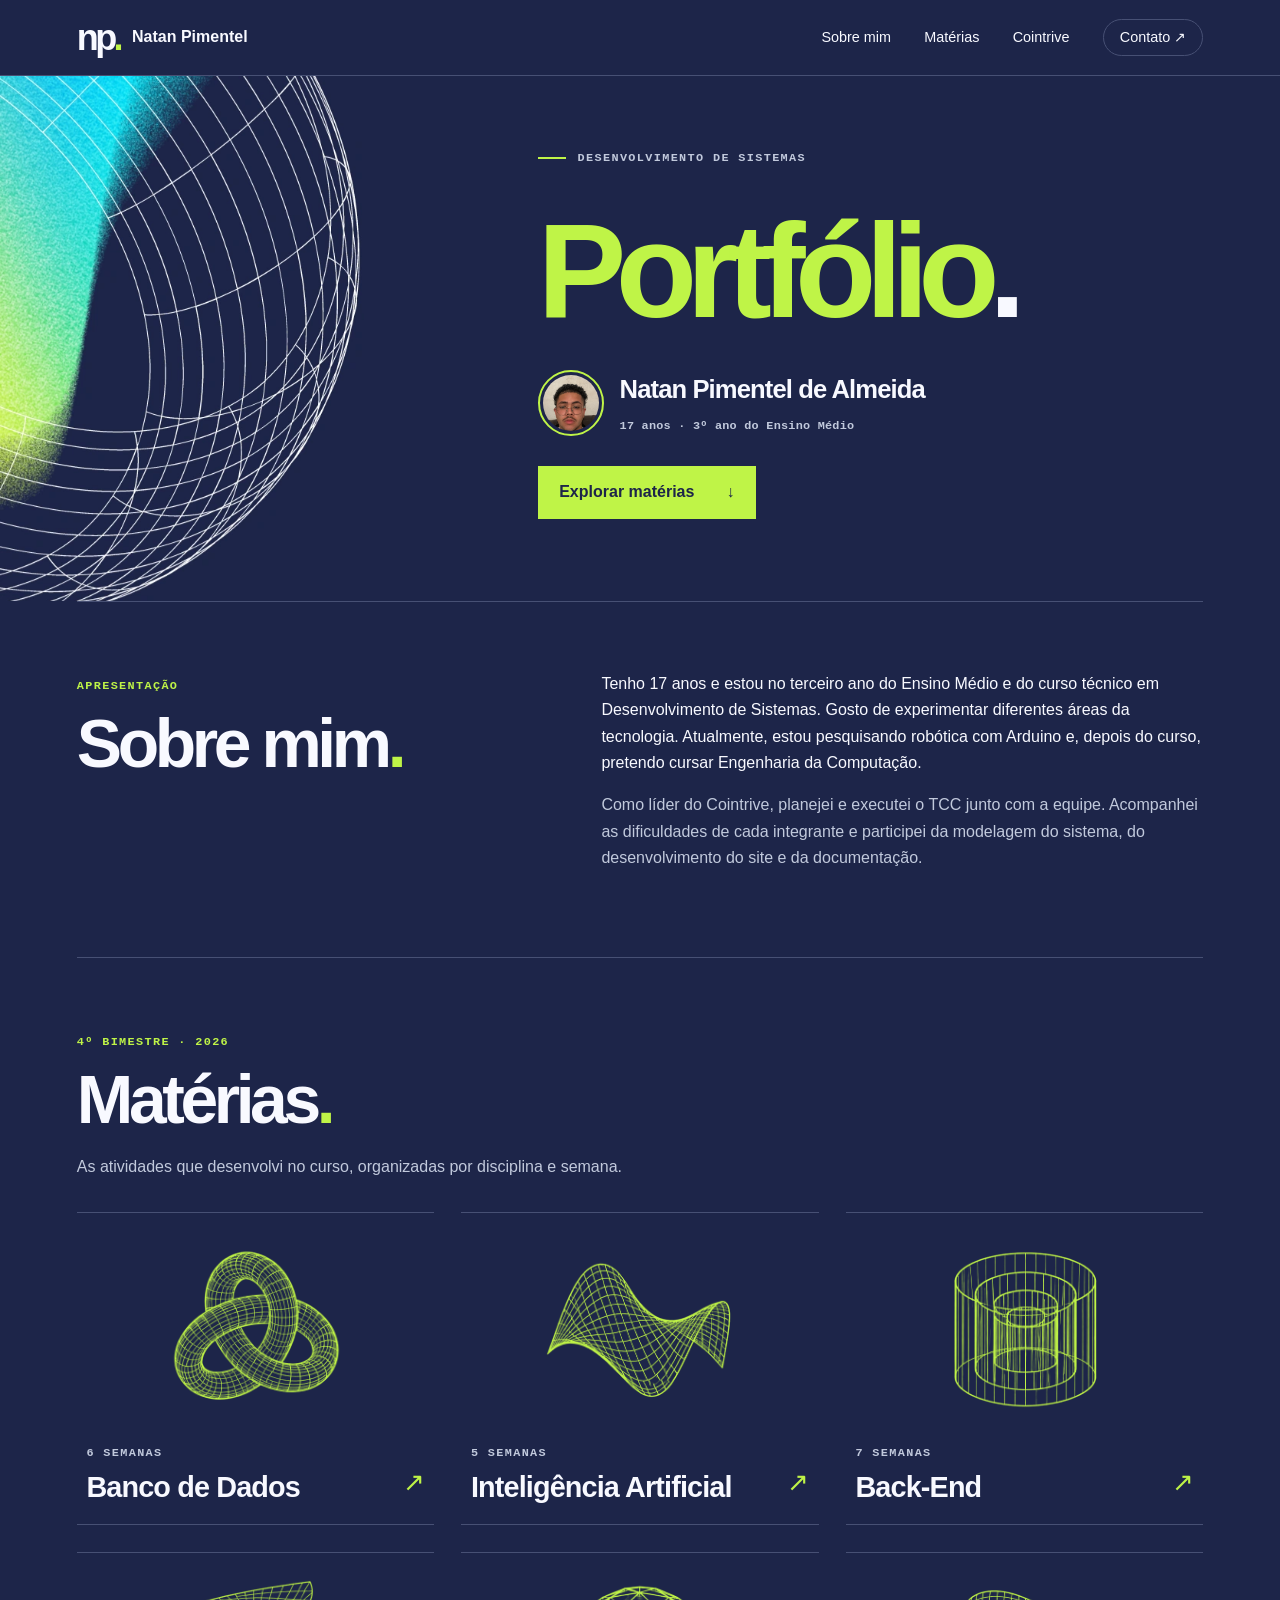
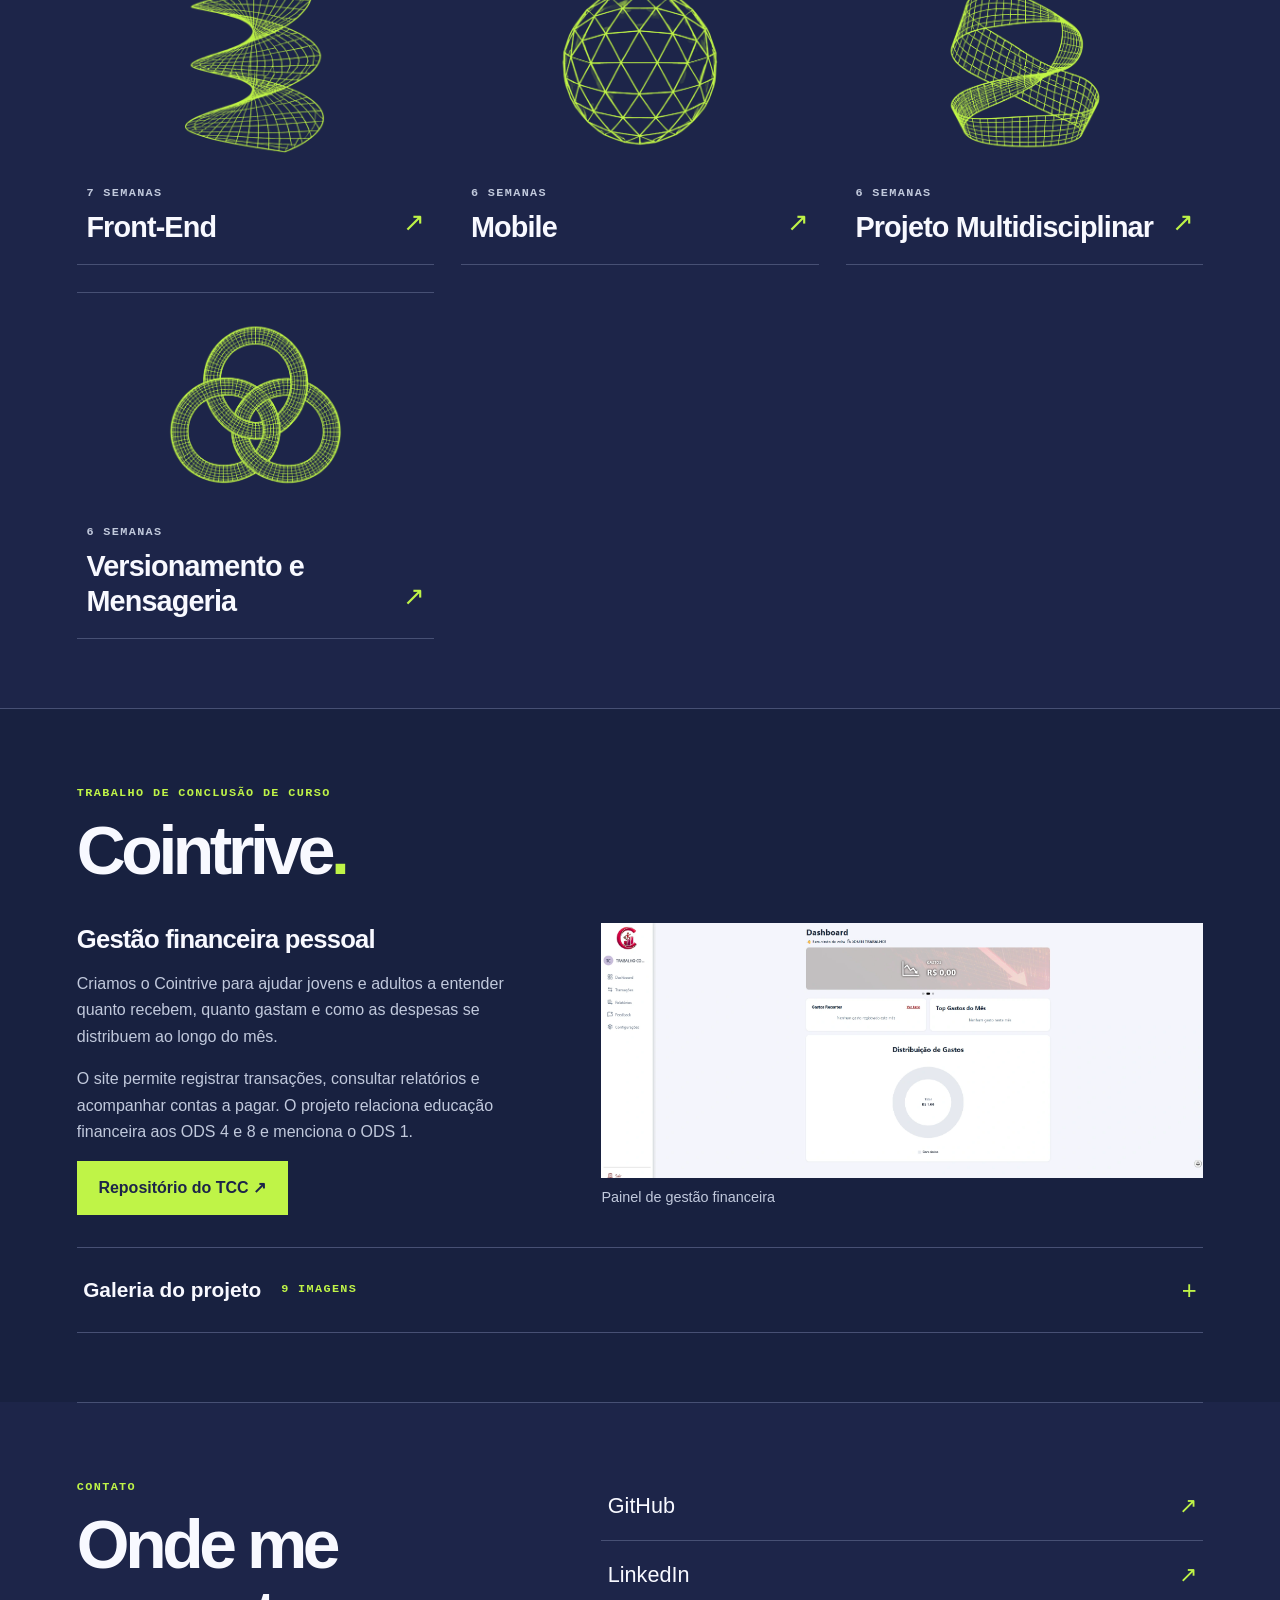
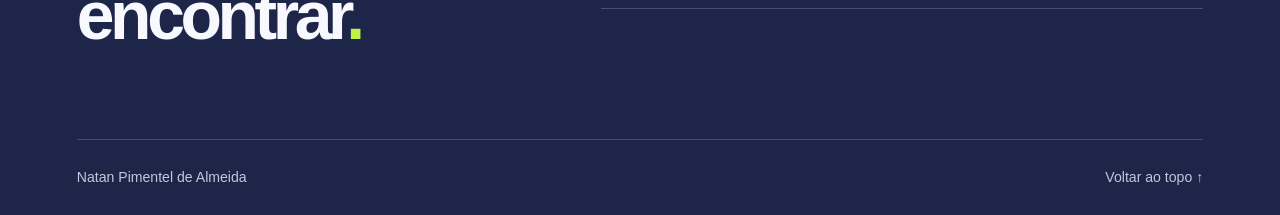
<file: index.html>
<!doctype html>
<html lang="pt-BR"><head><meta charset="utf-8"><meta name="viewport" content="width=device-width,initial-scale=1"><meta name="theme-color" content="#1e2548"><title>Portfólio acadêmico | Natan Pimentel</title><link rel="stylesheet" href="assets/site.css"></head><body>
<a class="skip" href="#principal">Pular para o conteúdo</a>
<header><nav class="wrap"><a class="brand" href="index.html"><b>np<span>.</span></b> Natan Pimentel</a><div class="navlinks"><a href="index.html#sobre">Sobre mim</a><a href="index.html#materias">Matérias</a><a href="index.html#cointrive">Cointrive</a><a class="contact" href="index.html#contato">Contato ↗</a></div></nav></header>
<main id="principal"><section class="hero" aria-labelledby="titulo"><div class="orbit"></div><div class="hero-inner"><div class="eyebrow"><i></i> Desenvolvimento de Sistemas</div><h1 id="titulo">Portfólio<span>.</span></h1>
<div class="author"><img src="assets/natan.webp" width="66" height="66" alt="Foto de Natan Pimentel de Almeida"><div><strong>Natan Pimentel de Almeida</strong><small>17 anos · 3º ano do Ensino Médio</small></div></div>
<a class="button" href="#materias">Explorar matérias <span>↓</span></a></div></section>
<section class="wrap about" id="sobre"><div><small>Apresentação</small><h2>Sobre mim<span>.</span></h2></div><div><p>Tenho 17 anos e estou no terceiro ano do Ensino Médio e do curso técnico em Desenvolvimento de Sistemas. Gosto de experimentar diferentes áreas da tecnologia. Atualmente, estou pesquisando robótica com Arduino e, depois do curso, pretendo cursar Engenharia da Computação.</p><p>Como líder do Cointrive, planejei e executei o TCC junto com a equipe. Acompanhei as dificuldades de cada integrante e participei da modelagem do sistema, do desenvolvimento do site e da documentação.</p></div></section>
<section class="wrap block" id="materias"><small>4º bimestre · 2026</small><h2>Matérias<span>.</span></h2><p class="intro">As atividades que desenvolvi no curso, organizadas por disciplina e semana.</p><div class="cards"><a class="card" href="materias/dados.html"><img width="200" height="200" loading="lazy" src="assets/dados.webp" alt=""><div><small>6 semanas</small><h3>Banco de Dados</h3></div><span class="arrow">↗</span></a><a class="card" href="materias/ia.html"><img width="200" height="200" loading="lazy" src="assets/ia.webp" alt=""><div><small>5 semanas</small><h3>Inteligência Artificial</h3></div><span class="arrow">↗</span></a><a class="card" href="materias/back.html"><img width="200" height="200" loading="lazy" src="assets/back.webp" alt=""><div><small>7 semanas</small><h3>Back-End</h3></div><span class="arrow">↗</span></a><a class="card" href="materias/front.html"><img width="200" height="200" loading="lazy" src="assets/front.webp" alt=""><div><small>7 semanas</small><h3>Front-End</h3></div><span class="arrow">↗</span></a><a class="card" href="materias/mobile.html"><img width="200" height="200" loading="lazy" src="assets/mobile.webp" alt=""><div><small>6 semanas</small><h3>Mobile</h3></div><span class="arrow">↗</span></a><a class="card" href="materias/projeto.html"><img width="200" height="200" loading="lazy" src="assets/projeto.webp" alt=""><div><small>6 semanas</small><h3>Projeto Multidisciplinar</h3></div><span class="arrow">↗</span></a><a class="card" href="materias/versoes.html"><img width="200" height="200" loading="lazy" src="assets/versoes.webp" alt=""><div><small>6 semanas</small><h3>Versionamento e Mensageria</h3></div><span class="arrow">↗</span></a></div></section>
<section class="project" id="cointrive"><div class="wrap"><small>Trabalho de Conclusão de Curso</small><h2>Cointrive<span>.</span></h2><div class="projectgrid"><div><h3>Gestão financeira pessoal</h3><p>Criamos o Cointrive para ajudar jovens e adultos a entender quanto recebem, quanto gastam e como as despesas se distribuem ao longo do mês.</p><p>O site permite registrar transações, consultar relatórios e acompanhar contas a pagar. O projeto relaciona educação financeira aos ODS 4 e 8 e menciona o ODS 1.</p><a class="button" href="https://github.com/natanptcc-png/Trabalho-de-conclus-o-de-curso-COINTRIVE">Repositório do TCC ↗</a></div><figure><a href="assets/cointrive/2.webp"><img src="assets/cointrive/2.webp" loading="lazy" alt="Painel do Cointrive com gastos recentes e distribuição por categoria"></a><figcaption>Painel de gestão financeira</figcaption></figure></div>
<details><summary><b>Galeria do projeto</b><small>9 imagens</small><span aria-hidden="true">+</span></summary><div class="gallery"><figure><a href="assets/cointrive/1.webp" aria-label="Ampliar: Cadastro de conta"><img loading="lazy" src="assets/cointrive/1.webp" alt="Cadastro de conta no Cointrive"></a><figcaption>Cadastro de conta</figcaption></figure><figure><a href="assets/cointrive/2.webp" aria-label="Ampliar: Painel financeiro"><img loading="lazy" src="assets/cointrive/2.webp" alt="Painel financeiro no Cointrive"></a><figcaption>Painel financeiro</figcaption></figure><figure><a href="assets/cointrive/3.webp" aria-label="Ampliar: Lista de transações"><img loading="lazy" src="assets/cointrive/3.webp" alt="Lista de transações no Cointrive"></a><figcaption>Lista de transações</figcaption></figure><figure><a href="assets/cointrive/4.webp" aria-label="Ampliar: Nova transação"><img loading="lazy" src="assets/cointrive/4.webp" alt="Nova transação no Cointrive"></a><figcaption>Nova transação</figcaption></figure><figure><a href="assets/cointrive/5.webp" aria-label="Ampliar: Relatórios financeiros"><img loading="lazy" src="assets/cointrive/5.webp" alt="Relatórios financeiros no Cointrive"></a><figcaption>Relatórios financeiros</figcaption></figure><figure><a href="assets/cointrive/6.webp" aria-label="Ampliar: Feedback dos usuários"><img loading="lazy" src="assets/cointrive/6.webp" alt="Feedback dos usuários no Cointrive"></a><figcaption>Feedback dos usuários</figcaption></figure><figure><a href="assets/cointrive/7.webp" aria-label="Ampliar: Configurações do perfil"><img loading="lazy" src="assets/cointrive/7.webp" alt="Configurações do perfil no Cointrive"></a><figcaption>Configurações do perfil</figcaption></figure><figure><a href="assets/cointrive/8.webp" aria-label="Ampliar: Modo escuro"><img loading="lazy" src="assets/cointrive/8.webp" alt="Modo escuro no Cointrive"></a><figcaption>Modo escuro</figcaption></figure><figure><a href="assets/cointrive/0.webp" aria-label="Ampliar: Apresentação e objetivos"><img loading="lazy" src="assets/cointrive/0.webp" alt="Apresentação e objetivos no Cointrive"></a><figcaption>Apresentação e objetivos</figcaption></figure></div></details></div></section>
<section class="wrap about" id="contato"><div><small>Contato</small><h2>Onde me encontrar<span>.</span></h2></div><div class="social"><a href="https://github.com/pimenteldealmeidan-byte">GitHub <span>↗</span></a><a href="https://www.linkedin.com/in/natan-pimentel-de-almeida-9ab264372/">LinkedIn <span>↗</span></a></div></section></main><footer class="wrap"><span>Natan Pimentel de Almeida</span><a href="#principal">Voltar ao topo ↑</a></footer></body></html>
</file>
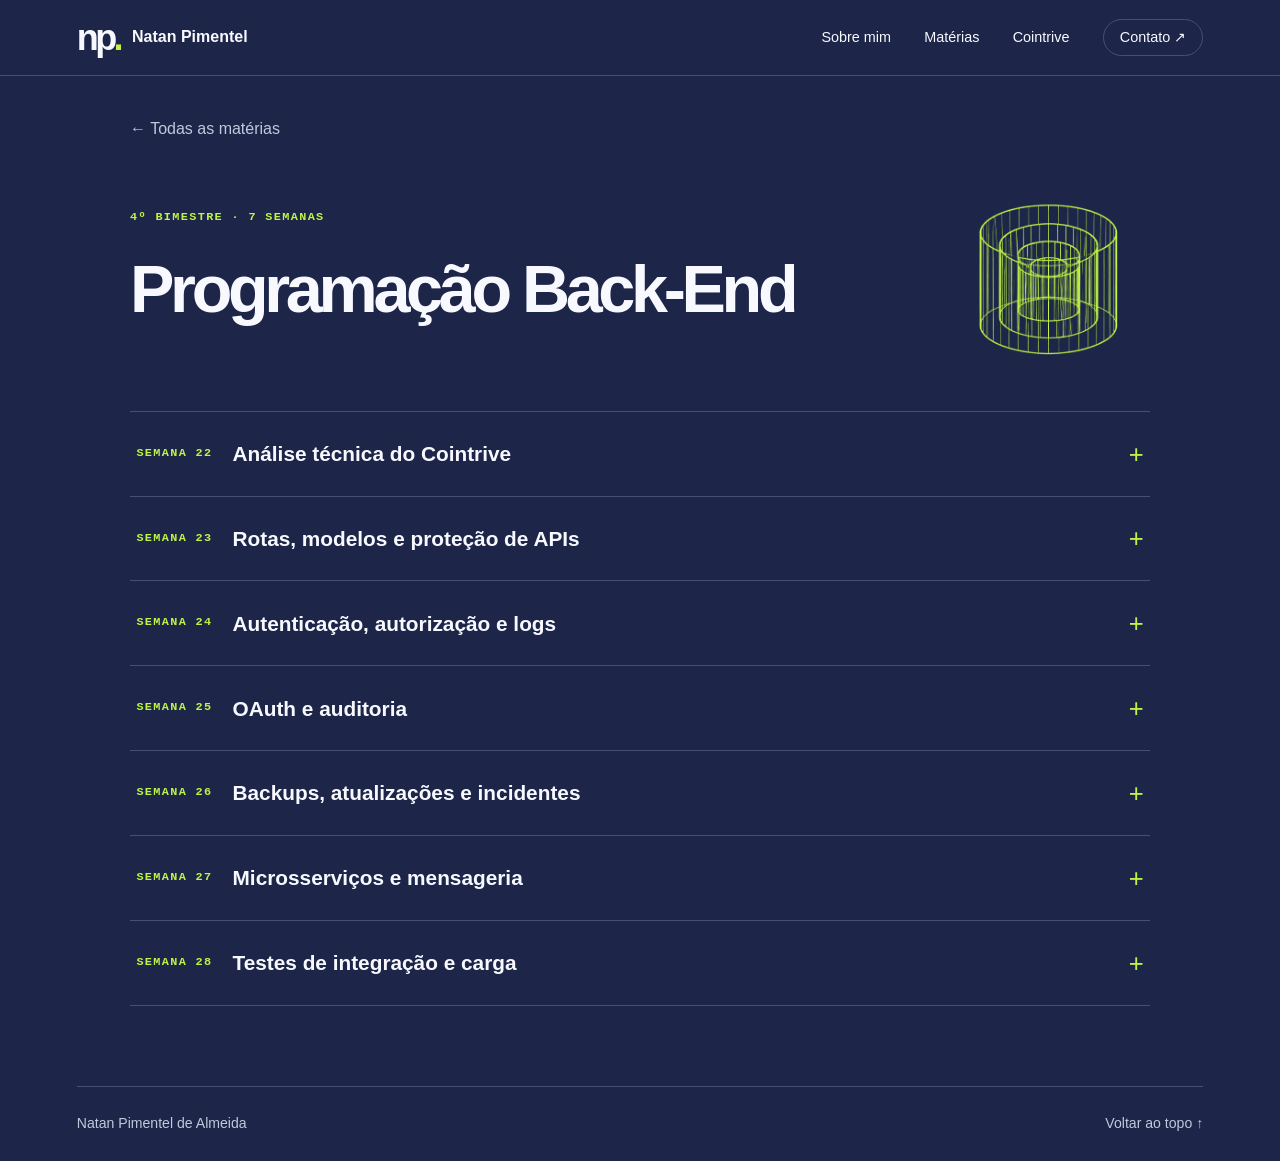
<file: materias/back.html>
<!doctype html>
<html lang="pt-BR"><head><meta charset="utf-8"><meta name="viewport" content="width=device-width,initial-scale=1"><meta name="theme-color" content="#1e2548"><title>Programação Back-End | Natan Pimentel</title><link rel="stylesheet" href="../assets/site.css"></head><body>
<a class="skip" href="#principal">Pular para o conteúdo</a>
<header><nav class="wrap"><a class="brand" href="../index.html"><b>np<span>.</span></b> Natan Pimentel</a><div class="navlinks"><a href="../index.html#sobre">Sobre mim</a><a href="../index.html#materias">Matérias</a><a href="../index.html#cointrive">Cointrive</a><a class="contact" href="../index.html#contato">Contato ↗</a></div></nav></header>
<main id="principal"><div class="wrap chapter"><a class="back" href="../index.html#materias">← Todas as matérias</a><div class="chapterhead"><div><small>4º bimestre · 7 semanas</small><h1>Programação Back-End</h1></div><img src="../assets/back.webp" width="220" height="220" alt=""></div><details><summary><small>Semana 22</small><b>Análise técnica do Cointrive</b><span aria-hidden="true">+</span></summary><div class="content"><ul class="files"><li><a href="../materiais/back/semana-22/analisetecnica-roteirosem22-1-1-1.pdf"><span>Roteiro de análise do TCC</span><small>PDF ↗</small></a></li></ul></div></details>
<details><summary><small>Semana 23</small><b>Rotas, modelos e proteção de APIs</b><span aria-hidden="true">+</span></summary><div class="content"><p><strong>Para que servem as rotas?</strong><br>A) Direcionar requisições a funcionalidades.</p><p><strong>Um middleware pode ser usado para quê?</strong><br>A) Autenticar requisições.</p><p><strong>No Django, os modelos representam o quê?</strong><br>A) A estrutura dos dados.</p><p><strong>Diferencie rota, middleware e tratamento de erros no Express.js.</strong><br>A rota direciona as requisições para uma funcionalidade. O middleware realiza verificações, como autenticação. Já o tratamento de erros organiza as mensagens de erro e evita expor informações sensíveis.</p><p><strong>Explique a relação entre modelos e templates no Django.</strong><br>Os modelos organizam e representam os dados do sistema, enquanto os templates são responsáveis pela apresentação dessas informações nas páginas.</p><p><strong>Cite duas ameaças à segurança web mencionadas no texto e uma proteção pertinente.</strong><br>Duas ameaças são SQL Injection e XSS. Uma proteção é validar e verificar as entradas dos usuários para evitar ataques.</p><p><strong>Uma API financeira permite consultar transações sem autenticação e mostra erros internos completos. Identifique os problemas e proponha soluções.</strong><br>Os problemas são a falta de autenticação, que permite que pessoas não autorizadas consultem as transações, e a exposição de erros internos, que pode revelar informações importantes do sistema. Para resolver, é necessário implementar autenticação nas requisições e padronizar as mensagens de erro, evitando mostrar informações internas aos usuários.</p></div></details>
<details><summary><small>Semana 24</small><b>Autenticação, autorização e logs</b><span aria-hidden="true">+</span></summary><div class="content"><p><strong>O HTTPS protege principalmente o quê?</strong><br>A) O tráfego entre cliente e servidor.</p><p><strong>O que significa hardening?</strong><br>A) Reduzir vulnerabilidades e serviços desnecessários.</p><p><strong>O que a autorização determina?</strong><br>A) O que um usuário pode acessar.</p><p><strong>Diferencie autenticação e autorização com um exemplo.</strong><br>Autenticação verifica a identidade do usuário, enquanto autorização define o que ele pode acessar. Por exemplo, fazer login é autenticação, e ter permissão para acessar determinada área é autorização.</p><p><strong>Por que firewall e HTTPS devem ser usados em conjunto?</strong><br>Porque o firewall controla as conexões permitidas e o HTTPS protege a comunicação entre o cliente e o servidor. Juntos, aumentam a segurança do sistema.</p><p><strong>Explique a utilidade de logs e alertas na resposta a incidentes.</strong><br>Os logs registram as atividades do sistema e os alertas avisam sobre possíveis ameaças, ajudando a identificar problemas e investigar incidentes.</p><p><strong>Uma API registra tentativas repetidas de acesso e aceita conexões HTTP. Descreva quatro medidas prioritárias.</strong><br>Ativar HTTPS para proteger a comunicação. Configurar um firewall para controlar as conexões. Implementar autenticação e autorização para impedir acessos não permitidos. Monitorar os logs e configurar alertas para identificar tentativas suspeitas de acesso.</p></div></details>
<details><summary><small>Semana 25</small><b>OAuth e auditoria</b><span aria-hidden="true">+</span></summary><div class="content"><p><strong>Qual é a finalidade central do OAuth?</strong><br>A) Delegar autorização sem compartilhar senha.</p><p><strong>Qual fluxo é voltado à comunicação entre servidores?</strong><br>A) Client Credentials.</p><p><strong>Qual ferramenta é citada para análise centralizada de logs?</strong><br>A) ELK Stack.</p><p><strong>Explique a função dos escopos no OAuth.</strong><br>Os escopos definem quais permissões uma aplicação terá, limitando o acesso apenas aos recursos necessários.</p><p><strong>Por que é necessário definir expiração e renovação de tokens?</strong><br>Para aumentar a segurança, evitando que tokens antigos sejam utilizados por muito tempo e permitindo renovar o acesso quando necessário.</p><p><strong>Quais eventos devem ser registrados nos logs de uma API e por quê?</strong><br>Devem ser registrados acessos, erros e operações importantes, pois essas informações ajudam a identificar problemas e investigar atividades suspeitas.</p><p><strong>Uma API financeira registra repetidas tentativas de acesso negado. Proponha um plano breve de auditoria e indique como o OAuth poderia limitar permissões.</strong><br>Primeiro, é necessário analisar os logs para identificar as tentativas de acesso negado e verificar possíveis atividades suspeitas. Também é importante configurar alertas e manter os registros organizados. O OAuth pode limitar as permissões por meio dos escopos, permitindo que cada aplicação acesse somente os recursos necessários.</p></div></details>
<details><summary><small>Semana 26</small><b>Backups, atualizações e incidentes</b><span aria-hidden="true">+</span></summary><div class="content"><p><strong>O backup diferencial copia o quê?</strong><br>A) Alterações desde o último backup completo.</p><p><strong>Antes de aplicar patches em produção, recomenda-se o quê?</strong><br>A) Testar em homologação.</p><p><strong>Qual ação integra um plano de resposta?</strong><br>A) Contenção do incidente.</p><p><strong>Compare backup completo, incremental e diferencial.</strong><br>O backup completo copia todos os dados. O incremental copia apenas as mudanças desde o último backup. Já o diferencial copia as alterações desde o último backup completo.</p><p><strong>Por que testar a restauração é tão importante quanto realizar backups?</strong><br>Porque garante que os dados podem ser recuperados corretamente caso aconteça algum problema ou perda de informações.</p><p><strong>Descreva as primeiras etapas de resposta a um ataque DDoS.</strong><br>Primeiro, é necessário identificar o ataque, depois conter o problema para reduzir os danos, comunicar os responsáveis e iniciar a recuperação dos serviços.</p><p><strong>Uma atualização do servidor Apache pode afetar APIs e o banco sofreu uma falha. Organize um plano de atualização segura, backup e recuperação.</strong><br>Primeiro, realizar um backup completo do banco de dados e testar sua restauração. Depois, testar a atualização do Apache em ambiente de homologação para verificar se as APIs continuam funcionando. Após confirmar que está tudo certo, aplicar a atualização no servidor de produção. Caso aconteça algum problema, utilizar o backup para recuperar os dados e restaurar os serviços.</p></div></details>
<details><summary><small>Semana 27</small><b>Microsserviços e mensageria</b><span aria-hidden="true">+</span></summary><div class="content"><p><strong>Qual framework estudado usa Python?</strong><br>A) Flask.</p><p><strong>Qual alternativa representa mensageria assíncrona?</strong><br>A) RabbitMQ.</p><p><strong>Kubernetes é utilizado para quê?</strong><br>A) Orquestrar contêineres.</p><p><strong>Explique o papel das rotas e dos testes no Flask.</strong><br>As rotas definem os endpoints e os métodos HTTP da aplicação. Funções intermediárias podem verificar acessos, registrar logs e ajustar respostas. Os testes de unidade verificam partes isoladas do sistema e ajudam a identificar regressões.</p><p><strong>Compare uma aplicação monolítica com microsserviços.</strong><br>Na aplicação monolítica, todas as funcionalidades ficam reunidas em um único sistema. Já nos microsserviços, as funcionalidades são distribuídas entre serviços independentes com responsabilidades próprias, o que facilita a evolução e a escalabilidade individual, embora aumente a complexidade da comunicação.</p><p><strong>Quando a comunicação assíncrona pode ser vantajosa?</strong><br>Quando o sistema precisa trocar mensagens em segundo plano por meio de filas e mensageria, evitando travar o fluxo principal e melhorando o desempenho em cenários de alta demanda.</p><p><strong>Um e-commerce com microsserviços enfrenta lentidão no processamento de pedidos. Sugira uma estratégia de comunicação e orquestração e justifique.</strong><br>Adotar a mensageria assíncrona com RabbitMQ ou Kafka para processar os pedidos em filas sem travar a aplicação principal. Utilizar Kubernetes ou Docker Swarm para orquestrar os contêineres e escalar os serviços conforme a demanda, complementando com um service mesh para melhorar a comunicação e a observabilidade.</p></div></details>
<details><summary><small>Semana 28</small><b>Testes de integração e carga</b><span aria-hidden="true">+</span></summary><div class="content"><p><strong>Testes de integração avaliam o quê?</strong><br>A) A interação entre componentes e serviços.</p><p><strong>Qual ferramenta é voltada a testes de carga?</strong><br>A) k6.</p><p><strong>Qual indicador ajuda a avaliar desempenho?</strong><br>A) Tempo de resposta e taxa de erro.</p><p><strong>Diferencie testes unitários, de integração e de carga.</strong><br>Os testes unitários verificam componentes isolados do sistema. Os testes de integração avaliam a comunicação entre diferentes partes do sistema e serviços externos. Já os testes de carga analisam o comportamento da aplicação sob alta demanda, simulando muitos usuários ou requisições simultâneas.</p><p><strong>Descreva um teste de sucesso e outro de erro para uma API de pagamentos.</strong><br>Um teste de sucesso valida se, ao enviar dados válidos, a API processa a transação e retorna o status HTTP correto com os dados consistentes. Um teste de erro pode simular falhas como ausência de parâmetros obrigatórios, erro de autenticação ou cartão inválido para verificar se a API trata a exceção adequadamente.</p><p><strong>Por que status HTTP 200, isoladamente, não comprova que a integração está correta?</strong><br>Porque um código 200 indica sucesso no protocolo HTTP, mas a resposta pode trazer um corpo incorreto, dados inconsistentes, mensagens de erro internas ou um tempo de resposta inadequado.</p><p><strong>Uma API de faturas precisa atender 500 usuários simultâneos. Planeje um teste de 15 minutos, definindo métricas, critérios de aceitação e relatório.</strong><br>Planejar um teste de carga de 15 minutos utilizando JMeter, k6 ou Artillery para simular gradualmente até 500 usuários simultâneos acessando a API de faturas. Monitorar latência, taxa de erros, consumo de CPU e memória e estabilidade. O tempo de resposta médio deve ficar abaixo de um limite aceitável e a taxa de erros abaixo do limite definido, por exemplo 1%. O relatório sintetizará o comportamento sob carga, os gargalos e a estabilidade das respostas.</p></div></details>
</div></main><footer class="wrap"><span>Natan Pimentel de Almeida</span><a href="#principal">Voltar ao topo ↑</a></footer></body></html>
</file>
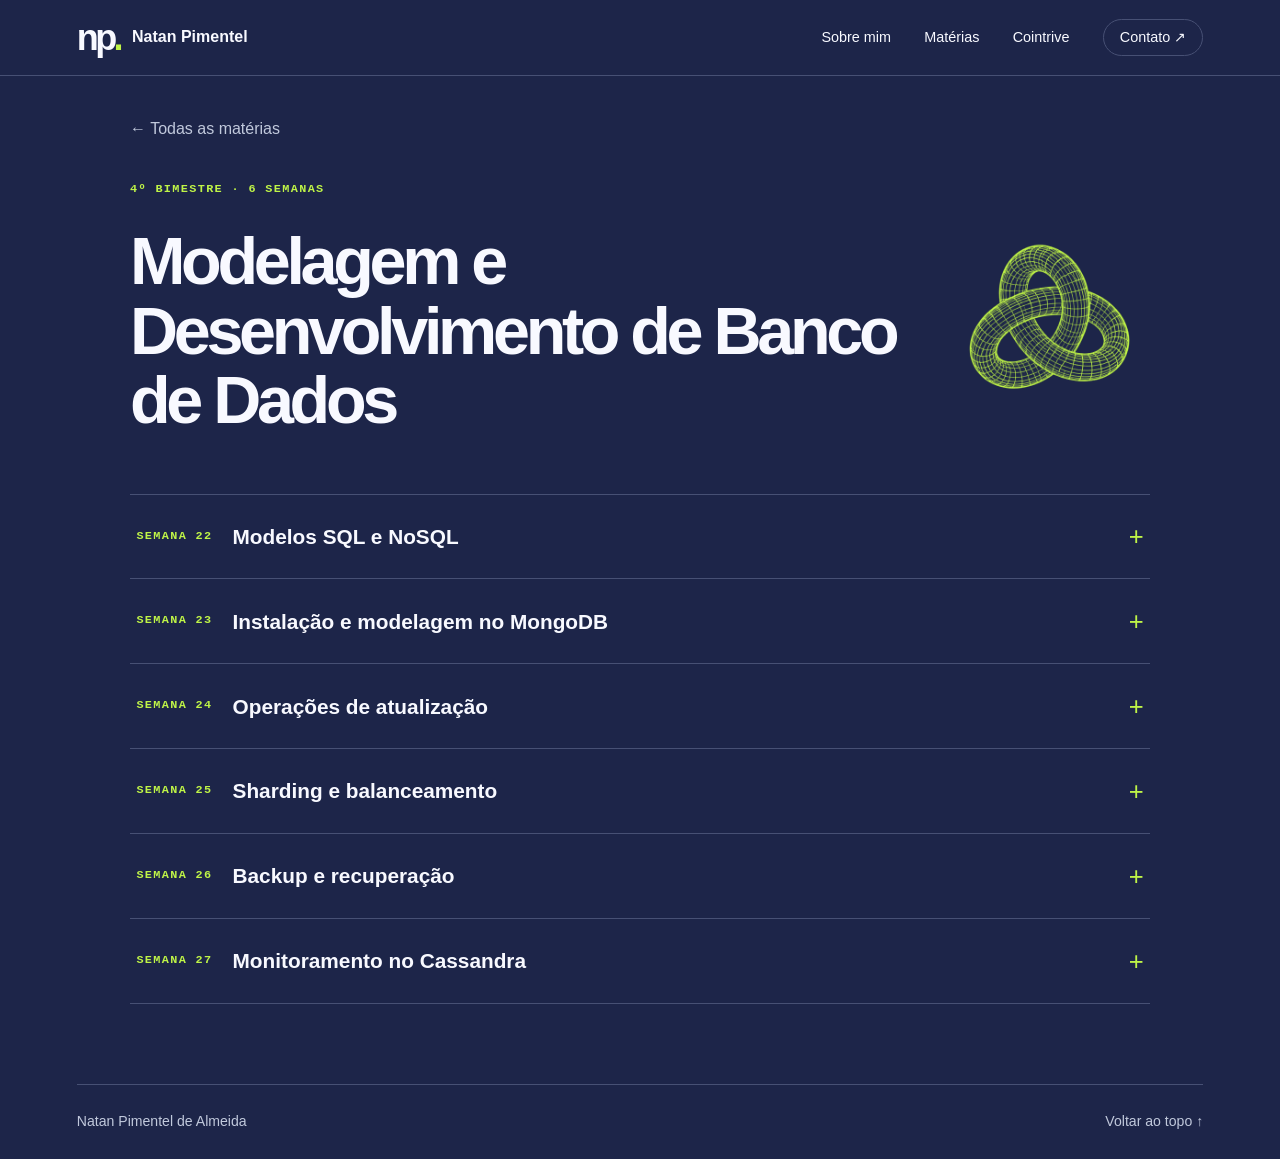
<file: materias/dados.html>
<!doctype html>
<html lang="pt-BR"><head><meta charset="utf-8"><meta name="viewport" content="width=device-width,initial-scale=1"><meta name="theme-color" content="#1e2548"><title>Modelagem e Desenvolvimento de Banco de Dados | Natan Pimentel</title><link rel="stylesheet" href="../assets/site.css"></head><body>
<a class="skip" href="#principal">Pular para o conteúdo</a>
<header><nav class="wrap"><a class="brand" href="../index.html"><b>np<span>.</span></b> Natan Pimentel</a><div class="navlinks"><a href="../index.html#sobre">Sobre mim</a><a href="../index.html#materias">Matérias</a><a href="../index.html#cointrive">Cointrive</a><a class="contact" href="../index.html#contato">Contato ↗</a></div></nav></header>
<main id="principal"><div class="wrap chapter"><a class="back" href="../index.html#materias">← Todas as matérias</a><div class="chapterhead"><div><small>4º bimestre · 6 semanas</small><h1>Modelagem e Desenvolvimento de Banco de Dados</h1></div><img src="../assets/dados.webp" width="220" height="220" alt=""></div><details><summary><small>Semana 22</small><b>Modelos SQL e NoSQL</b><span aria-hidden="true">+</span></summary><div class="content"><p>Aula 1</p><p>A melhor solução para uma loja virtual que está crescendo rápido é usar diferentes tipos de bancos de dados. Assim, cada parte do sistema pode usar o banco que funciona melhor para ela, levando em conta a velocidade, a segurança e o custo. Usar apenas um tipo de banco para tudo pode acabar causando problemas ou deixando o site lento.</p><p>Para guardar informações importantes, como os dados dos clientes, os pagamentos e os pedidos, o ideal é usar um banco de dados relacional, como o MySQL ou o PostgreSQL. Esse tipo de banco ajuda a manter os dados organizados e seguros, evitando problemas como cobrar duas vezes pelo mesmo pedido ou vender um produto que não tem mais no estoque.</p><p>Para guardar as informações dos produtos, uma boa opção é o MongoDB, que é um banco de dados NoSQL. Ele é útil porque cada produto pode ter informações diferentes. Por exemplo, uma roupa tem tamanho e cor, enquanto um computador tem memória e processador. Dessa forma, fica mais fácil adicionar e alterar informações dos produtos.</p><p>Para guardar o histórico de navegação e as ações dos usuários, podem ser usados bancos como Cassandra ou InfluxDB. Eles conseguem armazenar muitas informações e ajudam a evitar que o banco principal fique lento.</p><p>Já para cuidar do carrinho de compras e das sessões dos usuários, uma boa opção é o Redis. Ele guarda informações na memória do computador, permitindo que os dados sejam acessados rapidamente e deixando a navegação mais rápida.</p><p>Com essa divisão, a empresa consegue organizar melhor o sistema, manter os pagamentos seguros, atualizar os produtos com facilidade e atender muitos usuários sem precisar gastar tanto dinheiro.</p><p>Aula 2</p><p>Vantagens e desvantagens do SQL</p><p>Vantagens:</p><p>Mantém os dados corretos e seguros (ACID): Se acontecer algum erro durante uma operação, o banco pode desfazer o que foi feito. Assim, evita problemas como cobrar o cliente sem reservar o produto.</p><p>Evita erros entre os dados: Impede, por exemplo, que um pedido seja registrado para um cliente que não existe no sistema.</p><p>Desvantagens:</p><p>É mais difícil mudar a estrutura: Se a empresa quiser adicionar uma nova informação a uma tabela, como a voltagem de um produto, pode ser necessário fazer várias mudanças no banco.</p><p>Pode ficar lento em consultas mais complicadas: Para mostrar todas as informações de uma compra, o sistema pode precisar juntar várias tabelas (JOINs). Quando muitas pessoas acessam o site ao mesmo tempo, isso pode deixar as consultas mais demoradas.</p><p>Vantagens e desvantagens do NoSQL</p><p>Vantagens:</p><p>Busca rápida de informações: Como várias informações do pedido podem ficar guardadas juntas, o sistema consegue encontrar os dados com menos consultas.</p><p>Mais facilidade para fazer mudanças: Cada produto pode ter informações diferentes, sem precisar mudar toda a estrutura do banco de dados.</p><p>Desvantagens:</p><p>Pode repetir informações: O preço de um produto pode aparecer novamente no histórico do pedido. Isso é importante para guardar o valor que ele tinha no momento da compra.</p><p>Pode haver um pequeno atraso nas atualizações: Quando os dados são copiados para vários servidores, pode levar alguns milissegundos até que todos tenham as mesmas informações.</p><p>Qual é a melhor opção para a TechMarket?</p><p>Como a TechMarket está crescendo rápido, o melhor é usar SQL e NoSQL juntos, aproveitando as vantagens de cada um.</p><p>Onde usar SQL: Na parte financeira, nos pagamentos e no controle do estoque. Ele ajuda a manter os valores, os pedidos e os cadastros corretos, evitando erros e informações repetidas.</p><p>Onde usar NoSQL: Na lista de produtos e nas páginas de busca. Como muitas pessoas podem entrar na loja ao mesmo tempo, esse banco facilita o aumento da capacidade do sistema com mais servidores. Isso ajuda a evitar lentidão, principalmente em datas como a Black Friday.</p><p>Aula 3</p><p>Qual banco de dados NoSQL é mais indicado?</p><p>Para uma rede social como a DataConnect, uma boa opção é usar um banco de dados de grafos, junto com um banco de documentos, como o MongoDB, para guardar publicações e comentários.</p><p>Estrutura dos dados: Em uma rede social, os usuários, as publicações e as fotos são os nós. Já as amizades, curtidas e os compartilhamentos são as ligações entre eles. O banco de grafos ajuda a organizar essas conexões.</p><p>Consultas: Em um banco relacional, encontrar amigos de amigos que curtiram uma publicação pode exigir várias junções de tabelas (JOINs). Já o banco de grafos facilita esse tipo de busca e pode encontrar os resultados mais rapidamente.</p><p>Crescimento do sistema: Os bancos de documentos e de grafos permitem distribuir os dados entre vários servidores. Assim, fica mais fácil atender um número maior de usuários.</p><p>O que é uma arquitetura distribuída?</p><p>Uma arquitetura distribuída acontece quando os dados ficam divididos entre vários servidores que se comunicam pela rede, em vez de ficarem em apenas um servidor.</p><p>Por que isso é importante para a DataConnect?</p><p>Evita que o sistema pare completamente: Se um servidor parar de funcionar, os outros podem continuar atendendo aos usuários.</p><p>Divide o trabalho: As mensagens, curtidas e outras ações são distribuídas entre vários servidores. Assim, nenhum deles fica responsável por fazer tudo sozinho.</p><p>Como funciona a replicação e por que ela é importante?</p><p>A replicação acontece quando os mesmos dados são copiados para diferentes servidores. Ela pode funcionar de duas formas. No modelo líder e seguidor, um servidor recebe as alterações e depois as copia para os outros. No modelo sem líder, diferentes servidores podem receber alterações.</p><p>Por que isso é importante para a DataConnect?</p><p>Mantém a rede funcionando: Se o servidor principal apresentar algum problema, outro servidor com uma cópia dos dados pode assumir sua função.</p><p>Melhora a velocidade das consultas: Usuários de diferentes lugares podem acessar um servidor mais próximo, diminuindo o tempo de carregamento das informações.</p><p>##### O que é escalabilidade horizontal?</p><p>Escalabilidade horizontal é aumentar a capacidade do sistema adicionando mais servidores, em vez de trocar o servidor atual por um mais potente.</p><p>Vantagens para a DataConnect:</p><p>Crescimento com menos gastos: A empresa pode adicionar servidores conforme o número de usuários aumenta, sem precisar comprar equipamentos muito caros.</p><p>Facilidade para lidar com muitos acessos: Se muitas pessoas entrarem na rede social ao mesmo tempo, a equipe pode adicionar servidores para ajudar a atender todos. Depois, pode retirar os servidores extras quando não forem mais necessários.</p><p>Plano básico de implementação para a DataConnect</p><p> Escolha do banco de dados</p><p>Tecnologias escolhidas: MongoDB para guardar publicações, comentários e perfis dos usuários, junto com o Neo4j para organizar as amizades e sugerir novos contatos.</p><p>Como isso ajuda: As publicações e os comentários podem mudar com o tempo, como quando é necessário adicionar um novo tipo de foto ou vídeo. O MongoDB facilita essas mudanças. Já o Neo4j ajuda a encontrar conexões entre os usuários e sugerir amigos.</p><p>Estratégia de replicação</p><p>Tipo escolhido: Replicação assíncrona usando um conjunto de cópias dos dados (Replica Set).</p><p>Justificativa: Em uma rede social, é importante que as ações aconteçam rapidamente. Quando alguém clica em “curtir”, o servidor principal registra a ação e o aplicativo continua funcionando. Depois, a alteração é copiada para os outros servidores.</p><p>Isso deixa o uso mais rápido, mas pode acontecer um pequeno atraso até que outros usuários consigam ver a curtida.</p><p>Como aumentar a capacidade do sistema</p><p>Estratégia escolhida: Divisão dos dados em partes, chamada de Sharding.</p><p>Como será feita: Os dados dos usuários serão divididos entre diferentes grupos de servidores. Essa divisão pode ser feita pelo número de identificação do usuário ou pela região onde ele está.</p><p>Por exemplo, os usuários da América Latina podem ser atendidos por um grupo de servidores, enquanto os da Europa são atendidos por outro. Um sistema direciona cada acesso para o servidor correto. Assim, a rede social consegue crescer e atender mais pessoas.</p><p>Aula 4</p><p>Banco de dados de documentos</p><p>Explique por que um banco de dados de documentos, como o MongoDB, é adequado para essa situação.</p><p>O MongoDB é uma boa opção para guardar os produtos porque permite armazenar informações diferentes para cada um e facilita a busca dos dados.</p><p>Estrutura flexível: Cada produto pode ter suas próprias informações. Por exemplo, roupas precisam de tamanho e cor, enquanto produtos eletrônicos podem precisar da voltagem. O formato JSON permite guardar essas informações sem exigir que todos os produtos tenham os mesmos campos.</p><p>Informações no mesmo lugar: Os comentários dos usuários podem ficar guardados junto com as informações do próprio produto. Assim, o sistema não precisa buscar os dados em várias tabelas, facilitando o carregamento da página.</p><p>Facilidade para fazer mudanças: Se a ShopWorld quiser adicionar novas informações, como peso ou tamanho do produto, poderá fazer isso sem precisar mudar todos os registros antigos ou parar o banco de dados.</p><p>Banco de dados chave-valor</p><p>Explique por que um banco de dados chave-valor, como o Redis, é adequado para essa situação.</p><p>O Redis é uma boa opção para cuidar do carrinho de compras porque permite encontrar e atualizar informações rapidamente.</p><p>Velocidade na memória: O carrinho de compras muda o tempo todo. O Redis usa a memória RAM para guardar e acessar informações com rapidez.</p><p>Busca direta pela chave: O sistema não precisa fazer buscas complicadas. Ele procura uma chave única, como “carrinho_usuario_1001”, e encontra a lista de produtos e suas quantidades.</p><p>Controle do tempo de armazenamento: É possível definir um tempo para os dados serem apagados automaticamente. Se o usuário abandonar o site, o carrinho poderá ser apagado depois de um período, ajudando a economizar memória.</p><p>Banco de dados de grafos</p><p>Explique por que um banco de dados de grafos, como o Neo4j, é ideal para esse tipo de estrutura.</p><p>O Neo4j é uma boa opção para organizar a rede de parceiros porque facilita a busca pelas ligações entre empresas, fornecedores e transportadoras.</p><p>Ligações entre os dados: É importante saber quais empresas trabalham juntas. No banco de grafos, ligações como “FORNECE” e “PARCEIRO_COMERCIAL” ficam registradas junto com os dados das empresas. Isso facilita encontrar as informações.</p><p>Buscas rápidas: Por exemplo, o sistema pode descobrir quais transportadoras trabalham com os fornecedores de uma determinada camiseta. O banco de grafos facilita essa busca, enquanto um banco relacional pode precisar juntar várias tabelas (JOINs).</p><p>Organização fácil de entender: A estrutura de nós e ligações mostra como as empresas, os fornecedores e as transportadoras se relacionam na ShopWorld. Isso facilita o trabalho da equipe de tecnologia na criação e na manutenção do sistema.</p></div></details>
<details><summary><small>Semana 23</small><b>Instalação e modelagem no MongoDB</b><span aria-hidden="true">+</span></summary><div class="content"><ul class="files"><li><a href="../materiais/dados/semana-23/semana-23-aula-1-1.docx"><span>MongoDB · roteiro de atividade prática</span><small>DOCX ↗</small></a></li></ul></div></details>
<details><summary><small>Semana 24</small><b>Operações de atualização</b><span aria-hidden="true">+</span></summary><div class="content"><p>Aula 1</p><p><strong>Qual foi a operação mais fácil e a mais desafiadora? Por quê?</strong><br>A operação mais desafiadora foi a que envolve o UpdateOne pois não consegui executa-la muito bem pois adicionei os dados errados, mas depois que arrumei tudo funcionou.</p><p><strong>Como vocês veem o uso do MongoDB para sistemas que lidam com grandes quantidades de dados não estruturados, como produtos em uma loja?</strong><br>De certa forma é muito bom pois você tem um certo controle dos dados muito mais rápido, e consegue atualizar os dados de forma coletiva de uma vez só sendo muito bom para analises rápidas.</p></div></details>
<details><summary><small>Semana 25</small><b>Sharding e balanceamento</b><span aria-hidden="true">+</span></summary><div class="content"><p>Aula 2</p><p><strong>Como adicionar novos shards ao cluster?</strong><br>Para adicionar shards, é preciso configurar um servidor MongoDB novo e conectá-lo ao cluster, usando o comando sh.addShard(). Assim o cluster vai poder utilizar o novo servidor.</p><p><strong>O que acontece se um shard falhar?</strong><br>Parte dos dados pode ficar temporariamente indisponível. Porém, se houver réplicas configuradas, outro servidor poderá assumir seu lugar, evitando a perda de dados e mantendo o sistema funcionando.</p><p><strong>Como o MongoDB redistribui os dados ao adicionar shards?</strong><br>O MongoDB utiliza um balancer (balanceador), que distribui os dados entre os shards para evitar que apenas um servidor fique sobrecarregado. Dessa forma, os dados ficam mais bem distribuídos e o sistema consegue trabalhar com mais eficiência.</p></div></details>
<details><summary><small>Semana 26</small><b>Backup e recuperação</b><span aria-hidden="true">+</span></summary><div class="content"><p>Aula 2</p><p><strong>Qual é a diferença entre os tipos de backup realizados?</strong><br>O backup completo realiza a cópia de segurança de todos os bancos de dados e coleções presentes na instância do MongoDB, salvando o estado global do sistema. Já o backup incremental simulado concentra-se apenas em partes específicas ou coleções que sofreram alterações recentes (como a coleção orders), otimizando o tempo de processamento e o espaço de armazenamento necessário.</p><p><strong>Por que é importante simular falhas durante os testes de recuperação?</strong><br>Simular falhas (como a exclusão intencional de um banco de dados) é fundamental para validar se o plano de recuperação é realmente eficaz e se os procedimentos de restauração funcionam sem erros na prática, garantindo que a equipe saiba exatamente como agir em uma situação de emergência real sem comprometer a integridade dos dados.</p><p><strong>Que benefícios a automação de backups pode trazer para uma empresa?</strong><br>A automação de backups reduz drasticamente o risco de falhas humanas ou esquecimentos, assegurando que cópias de segurança atualizadas sejam geradas de forma consistente e periódica (como diariamente), garantindo maior conformidade, segurança da informação e continuidade dos negócios.</p><p><strong>Como vocês verificariam a integridade de backups realizados periodicamente?</strong><br>A integridade dos backups pode ser verificada realizando testes periódicos de restauração em um ambiente de homologação ou teste isolado, conferindo se os arquivos gerados não estão corrompidos, validando o log de execução das ferramentas e executando consultas de contagem de registros e amostragem de dados para confirmar que as informações restauradas correspondem perfeitamente à realidade da base de produção.</p></div></details>
<details><summary><small>Semana 27</small><b>Monitoramento no Cassandra</b><span aria-hidden="true">+</span></summary><div class="content"><ul class="files"><li><a href="../materiais/dados/semana-27/semana-27-aula-3-1.docx"><span>Monitoramento de performance no Cassandra</span><small>DOCX ↗</small></a></li></ul></div></details>
</div></main><footer class="wrap"><span>Natan Pimentel de Almeida</span><a href="#principal">Voltar ao topo ↑</a></footer></body></html>
</file>
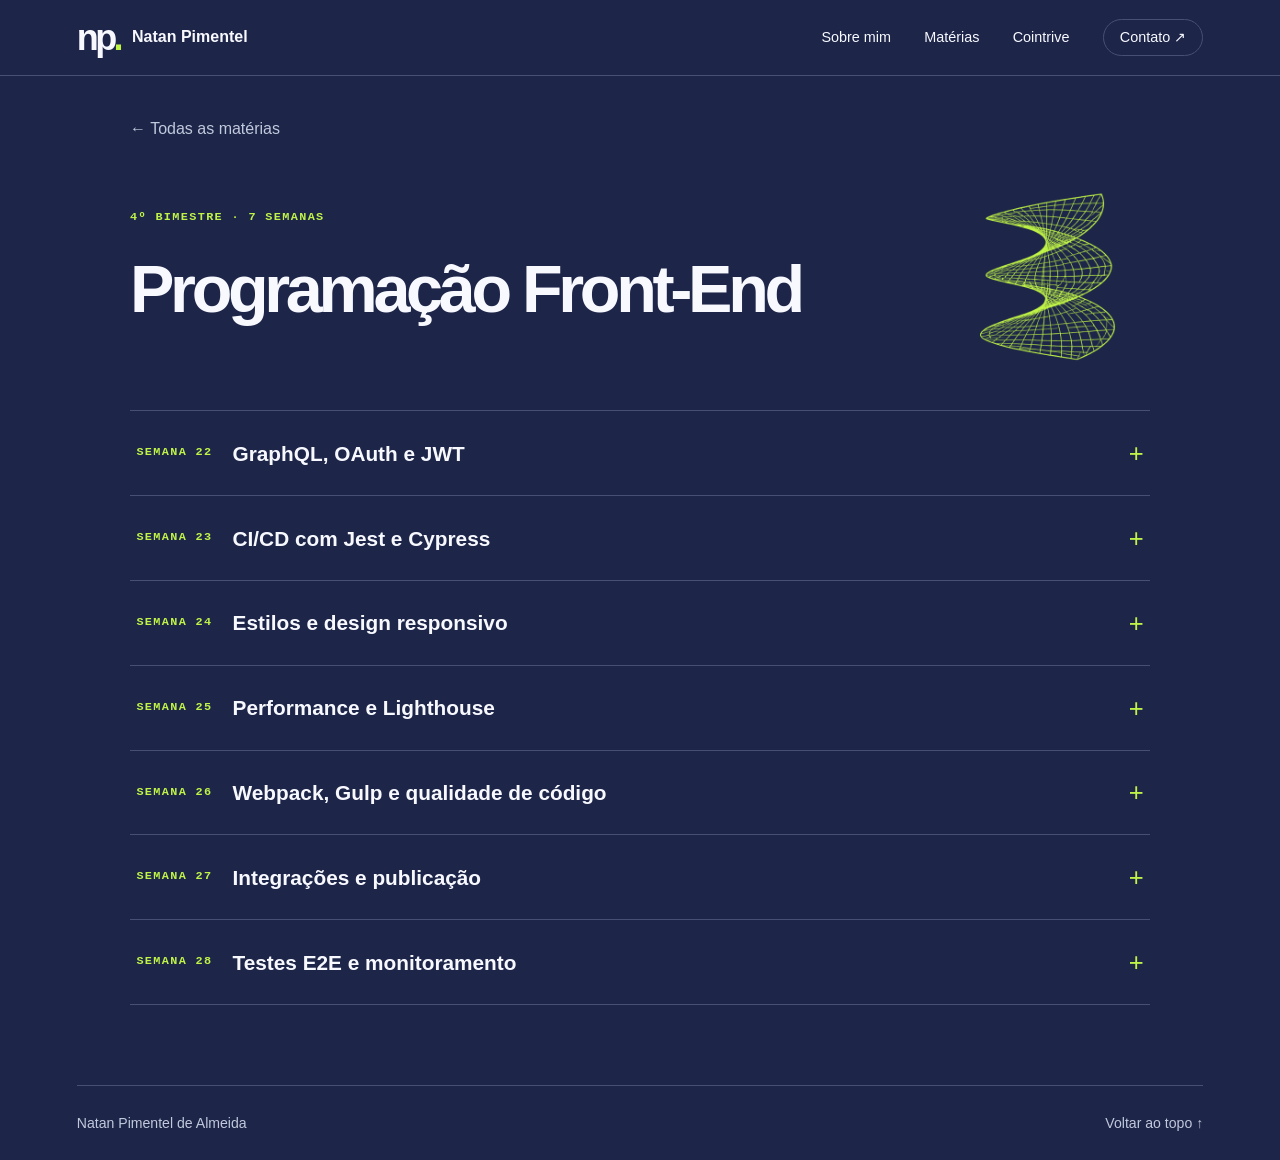
<file: materias/front.html>
<!doctype html>
<html lang="pt-BR"><head><meta charset="utf-8"><meta name="viewport" content="width=device-width,initial-scale=1"><meta name="theme-color" content="#1e2548"><title>Programação Front-End | Natan Pimentel</title><link rel="stylesheet" href="../assets/site.css"></head><body>
<a class="skip" href="#principal">Pular para o conteúdo</a>
<header><nav class="wrap"><a class="brand" href="../index.html"><b>np<span>.</span></b> Natan Pimentel</a><div class="navlinks"><a href="../index.html#sobre">Sobre mim</a><a href="../index.html#materias">Matérias</a><a href="../index.html#cointrive">Cointrive</a><a class="contact" href="../index.html#contato">Contato ↗</a></div></nav></header>
<main id="principal"><div class="wrap chapter"><a class="back" href="../index.html#materias">← Todas as matérias</a><div class="chapterhead"><div><small>4º bimestre · 7 semanas</small><h1>Programação Front-End</h1></div><img src="../assets/front.webp" width="220" height="220" alt=""></div><details><summary><small>Semana 22</small><b>GraphQL, OAuth e JWT</b><span aria-hidden="true">+</span></summary><div class="content"><ul class="files"><li><a href="../materiais/front/semana-22/front-end-semana-22.pdf"><span>GraphQL, OAuth e JWT</span><small>PDF ↗</small></a></li></ul></div></details>
<details><summary><small>Semana 23</small><b>CI/CD com Jest e Cypress</b><span aria-hidden="true">+</span></summary><div class="content"><ul class="files"><li><a href="../materiais/front/semana-23/front-end-semana-23.docx"><span>CI/CD com Jest e Cypress</span><small>DOCX ↗</small></a></li></ul></div></details>
<details><summary><small>Semana 24</small><b>Estilos e design responsivo</b><span aria-hidden="true">+</span></summary><div class="content"><p><strong>1. O que é um pré-processador CSS e por que ele pode facilitar a manutenção de um projeto?</strong><br>Um pré-processador CSS é uma ferramenta que adiciona recursos de programação à escrita de estilos, como variáveis e reaproveitamento de código, antes de transformar tudo em CSS comum para o navegador. Ele facilita a manutenção porque evita que a gente fique repetindo as mesmas cores, fontes e medidas em dezenas de arquivos. Assim, quando o visual do site precisa mudar, basta alterar o valor em um único lugar e todo o projeto é atualizado de uma vez.</p><p><strong>2. Cite duas funcionalidades estudadas no SASS e explique a utilidade de uma delas.</strong><br>Duas funcionalidades muito úteis estudadas no SASS são as variáveis e os mixins. Os mixins permitem guardar um bloco inteiro de regras de estilo que se repetem muito, como configurações de sombras ou bordas arredondadas, e aplicá-lo em vários elementos do site sem precisar reescrever o mesmo código várias vezes.</p><p><strong>3. Qual é a função de uma variável como @spacing no LESS?</strong><br>A variável @spacing no LESS serve para guardar uma medida padrão de espaçamento, como margens ou preenchimentos, que será usada em várias partes do layout. Dessa maneira, o visual da página mantém uma proporção equilibrada em todas as telas, e caso seja necessário aumentar ou diminuir os espaços depois, basta editar o valor dessa única variável.</p><p><strong>4. O que significa compilar um arquivo .scss ou .less para CSS?</strong><br>Compilar significa traduzir o código escrito com os recursos extras do SASS ou do LESS para o CSS tradicional que os navegadores conseguem ler e interpretar. Como o Chrome, o Firefox ou o Edge não entendem diretamente arquivos .scss ou .less, esse processo de conversão gera o arquivo .css final pronto para estilizar a página na internet.</p><p><strong>5. Explique o conceito de design responsivo considerando desktop, tablet e smartphone.</strong><br>O design responsivo é a técnica de construir páginas que se adaptam automaticamente ao tamanho da tela de qualquer dispositivo, seja um monitor grande de desktop, a tela média de um tablet ou o visor estreito de um smartphone. O objetivo é reorganizar textos, botões e imagens para que a leitura e a navegação continuem confortáveis e fáceis em qualquer aparelho.</p><p><strong>6. No exemplo de código, quantas colunas a galeria utiliza em telas largas e quantas utiliza quando a largura é de 768 px ou menos?</strong><br>Em telas largas de computador a galeria utiliza quatro colunas iguais lado a lado. Quando a largura da tela chega a 768 px ou menos, como acontece em tablets e celulares, a regra muda e a galeria passa a exibir apenas duas colunas para que as fotos não fiquem apertadas.</p><p><strong>7. Qual é o papel das Media Queries em um site responsivo?</strong><br>As Media Queries funcionam como condições que verificam as características da tela do usuário, principalmente a largura disponível, para aplicar regras de estilo específicas em cada situação. É graças a elas que conseguimos mudar o tamanho das fontes, esconder elementos desnecessários ou alterar a quantidade de colunas de uma grade quando o site é aberto no celular.</p><p><strong>8. Para que serve a propriedade transition? Descreva um uso em um menu de navegação.</strong><br>A propriedade transition serve para fazer com que a mudança visual de um elemento aconteça de forma suave e gradual. Em um menu de navegação, podemos usá-la para que, ao passar o mouse sobre um link, a cor de fundo ou a cor do texto mude devagar ao longo de frações de segundo.</p><p><strong>9. Qual é a diferença entre uma transição visual feita com CSS e uma interação controlada por JavaScript?</strong><br>A transição feita apenas com CSS cuida de mudanças visuais simples entre dois estados, como alterar uma cor ou o tamanho de um botão quando o ponteiro passa por cima dele. Já o JavaScript entra em ação quando precisamos controlar comportamentos mais complexos baseados nas ações do usuário, como abrir e fechar um menu ao clicar, validar um formulário ou carregar novas fotos na galeria.</p><p><strong>10. Um portfólio funciona no computador, mas apresenta imagens cortadas e menu difícil de usar no celular. Proponha duas melhorias que você testaria.</strong><br>A primeira melhoria seria criar uma Media Query para telas menores ajustando a galeria com CSS Grid para ter apenas uma ou duas colunas e aplicando largura flexível nas imagens. A segunda seria reorganizar o menu no celular, empilhando os links na vertical com espaçamento maior ou transformando-o em um menu recolhível acionado por botão, facilitando o toque com os dedos.</p></div></details>
<details><summary><small>Semana 25</small><b>Performance e Lighthouse</b><span aria-hidden="true">+</span></summary><div class="content"><p><strong>1. O que é performance de um site e como ela interfere na experiência do usuário?</strong><br>A performance de um site é a rapidez e a eficiência com que a página carrega e funciona. Se o site demora para abrir por carregar coisas pesadas ou desnecessárias logo de cara, o usuário perde a paciência para ver o conteúdo principal. Quando o site é rápido, a navegação flui bem e o uso se torna mais agradável.</p><p><strong>2. Explique com suas palavras o conceito de Lazy Loading.</strong><br>O Lazy Loading, ou carregamento sob demanda, é uma técnica para fazer o site carregar elementos pesados, como fotos, só na hora em que o usuário realmente vai vê-los. O navegador espera a pessoa rolar a tela até chegar perto daquela imagem, economizando internet e deixando a abertura inicial do site bem mais leve.</p><p><strong>3. Qual é o papel de data-src no exemplo com Intersection Observer?</strong><br>O data-src funciona como um “esconderijo” temporário para o link real da imagem. Guardar o endereço no data-src evita que a foto seja baixada antes da hora, deixando o caminho guardado para o JavaScript ativar apenas quando o usuário chegar perto dela.</p><p><strong>4. O que acontece quando o JavaScript altera img.src para o valor de img.dataset.src?</strong><br>O JavaScript pega o link que estava guardado no data-src e o coloca no atributo src da imagem. Assim que essa troca acontece, o navegador entende que precisa mostrar aquela foto, inicia o download e exibe a imagem na tela.</p><p><strong>5. Em que situação utilizar loading=&quot;lazy&quot; pode ser útil?</strong><br>É útil em páginas que têm muitas imagens fora da primeira tela, como galerias de fotos, lojas virtuais ou blogs. Ele resolve o problema de carregamento pesado de um jeito simples, direto no HTML, sem precisar criar códigos em JavaScript.</p><p><strong>6. Quais são as quatro categorias avaliadas no roteiro de uso do Lighthouse?</strong><br>Performance, Acessibilidade, SEO e Melhores Práticas.</p><p><strong>7. Cite duas possíveis melhorias sugeridas após uma auditoria e explique seus efeitos.</strong><br>Comprimir as imagens diminui o peso dos arquivos preservando a qualidade visual e faz a página abrir mais rápido. Minificar os arquivos de CSS e JavaScript, tirando espaços e linhas que só servem para leitura humana, deixa o código mais leve para o navegador baixar e ler.</p><p><strong>8. Por que uma análise de acessibilidade é diferente de uma análise de velocidade?</strong><br>A análise de velocidade mede o tempo que o site leva para carregar e responder. A acessibilidade verifica se o site está preparado para ser usado por todas as pessoas, inclusive quem depende de leitores de tela ou navega só pelo teclado. Um site pode ser rápido e ainda ser impossível de usar para quem precisa desses recursos.</p><p><strong>9. Para que serve comparar relatórios do Lighthouse antes e depois das alterações?</strong><br>Com os dois relatórios em mãos, dá para medir a variação da nota e verificar se os problemas de lentidão ou estrutura foram resolvidos.</p><p><strong>10. Imagine um site de fotografias com imagens muito pesadas. Descreva um pequeno plano de melhoria e indique quais evidências você incluiria no relatório.</strong><br>Começaria comprimindo as fotos, depois aplicaria Lazy Loading para não carregar a galeria inteira de uma vez, e por fim minificaria CSS e JavaScript. No relatório, colocaria os prints ou dados da primeira avaliação do Lighthouse, explicaria as alterações e mostraria o resultado do novo teste para comparar pontuação e tempo de carregamento.</p></div></details>
<details><summary><small>Semana 26</small><b>Webpack, Gulp e qualidade de código</b><span aria-hidden="true">+</span></summary><div class="content"><p><strong>1. Qual é a principal finalidade do Webpack em uma aplicação front-end?</strong><br>Gerenciar os módulos e as dependências do código, juntando o que está dividido em vários arquivos e gerando os arquivos de saída otimizados que a aplicação vai usar.</p><p><strong>2. No projeto apresentado, qual é a diferença entre as pastas src e dist?</strong><br>A pasta src guarda o código-fonte original, como arquivos JavaScript e estilos. A pasta dist recebe os arquivos processados e empacotados que estão prontos para publicação e uso no navegador.</p><p><strong>3. Para que serve o arquivo webpack.config.js?</strong><br>Configurar o comportamento do Webpack, definindo o ponto de entrada do código, o local de saída e as regras de processamento, como a forma de lidar com arquivos CSS ou outros recursos.</p><p><strong>4. Quais dois loaders são apresentados para o processamento de CSS no Webpack?</strong><br>O style-loader e o css-loader permitem que os estilos sejam importados diretamente pelo JavaScript e injetados na página.</p><p><strong>5. O que é um task runner? Cite duas tarefas que podem ser automatizadas com Gulp.</strong><br>Um task runner executa operações repetitivas a partir de tarefas pré-configuradas. Com o Gulp, é possível compilar SASS em CSS e processar ou otimizar imagens e scripts.</p><p><strong>6. Em que situação Webpack e Gulp poderiam ser utilizados no mesmo projeto?</strong><br>Em projetos mais complexos, o Webpack pode cuidar do empacotamento dos módulos e o Gulp de automações específicas do fluxo de trabalho ou do processamento de arquivos auxiliares.</p><p><strong>7. Qual é a função do ESLint? Dê um exemplo do tipo de problema que ele pode sinalizar.</strong><br>Fazer uma análise estática do código JavaScript com base em regras configuradas para apontar padrões problemáticos e inconsistências, como uma variável declarada que nunca é utilizada.</p><p><strong>8. Qual é a função do Prettier? Por que ele não substitui os testes?</strong><br>O Prettier padroniza a aparência do código, cuidando dos recuos, espaços e quebras de linha. Não verifica se a lógica do programa está correta ou funcionando.</p><p><strong>9. Explique a diferença entre analisar a qualidade do código e formatar sua apresentação visual.</strong><br>Analisar a qualidade significa verificar possíveis erros, variáveis sobrando ou padrões que podem gerar bugs. Formatar a apresentação organiza espaços, recuos e quebras de linha para facilitar a leitura.</p><p><strong>10. Uma equipe escreve JavaScript com estilos diferentes e precisa gerar os arquivos finais do site. Escolha as ferramentas e descreva uma sequência de trabalho.</strong><br>Escrever o código, usar Prettier para formatar a apresentação e ESLint para revisar alertas, rodar testes para conferir a lógica e então usar o Webpack para empacotar tudo e gerar os arquivos finais na pasta de distribuição.</p></div></details>
<details><summary><small>Semana 27</small><b>Integrações e publicação</b><span aria-hidden="true">+</span></summary><div class="content"><p><strong>1. Qual problema de uma empresa de logística pode ser resolvido com a integração do Google Maps?</strong><br>A integração permite mostrar os centros de distribuição e os possíveis trajetos de entrega diretamente na página web, facilitando o acompanhamento de locais e deslocamentos.</p><p><strong>2. Para que serve uma chave de API e por que restringir seu uso?</strong><br>A chave identifica a aplicação que acessa o serviço. Restringir seu uso, por exemplo aos domínios autorizados do site, ajuda a evitar acessos indevidos e custos na conta do projeto.</p><p><strong>3. Qual é a função da div com id=&quot;map&quot; na página?</strong><br>Reservar o espaço no HTML onde o mapa interativo vai aparecer. Ela precisa ter altura e largura definidas para o navegador conseguir exibir o mapa.</p><p><strong>4. No exemplo, o que representam center e zoom?</strong><br>Center define as coordenadas geográficas do ponto central da visualização inicial. Zoom determina o nível de aproximação do mapa.</p><p><strong>5. Cite duas funcionalidades de mapas que podem melhorar uma aplicação de entregas.</strong><br>Marcadores ajudam a identificar pontos específicos. O traçado de rotas permite visualizar os caminhos possíveis para as entregas.</p><p><strong>6. Qual é a função do Firebase Authentication em uma aplicação web?</strong><br>Gerenciar e validar a identidade dos usuários, permitindo configurar métodos de acesso, como login com e-mail e senha.</p><p><strong>7. Qual é o propósito do Cloud Firestore e por que ele precisa de regras de segurança?</strong><br>O Cloud Firestore armazena e organiza informações na nuvem. As regras controlam no servidor quem pode ler, criar ou apagar cada dado. Esconder botões ou telas no front-end não protege o banco.</p><p><strong>8. Explique, com um exemplo, a diferença entre autenticação e autorização.</strong><br>Ao entrar em um site de entregas com e-mail e senha, a pessoa prova sua identidade. Depois, o sistema pode permitir que veja os próprios pedidos e bloquear o acesso aos dados financeiros da empresa. A primeira etapa é autenticação e a segunda é autorização.</p><p><strong>9. Qual é a sequência básica de build, testes e deploy em uma pipeline do GitHub Actions?</strong><br>Quando novas alterações são enviadas para a branch main, a sequência começa com o build, passa pelos testes e executa o deploy se as etapas anteriores tiverem sucesso.</p><p><strong>10. Uma atualização adicionou login e leitura de dados, mas o build apresentou falha. O que verificar antes de publicar?</strong><br>Revisar os registros do GitHub Actions, localizar a etapa em que o build quebrou, verificar erros de sintaxe ou configuração, checar as credenciais em Secrets e garantir que as regras de segurança do Firestore estão bem estruturadas e passam nos testes.</p></div></details>
<details><summary><small>Semana 28</small><b>Testes E2E e monitoramento</b><span aria-hidden="true">+</span></summary><div class="content"><p><strong>1. O que significa E2E e qual é seu objetivo ao testar um cadastro de usuário?</strong><br>E2E significa End-to-End. Simula a experiência real de quem navega verificando todas as etapas de forma integrada, desde abrir a página e preencher as informações até enviar o formulário e conferir a mensagem de sucesso.</p><p><strong>2. Quais etapas do fluxo de cadastro são verificadas no roteiro?</strong><br>Abrir a página de cadastro, preencher nome, e-mail e senha, acionar o envio e conferir se a mensagem de sucesso está visível.</p><p><strong>3. O que faz o comando cy.visit() em um teste do Cypress?</strong><br>Abre o endereço web especificado e leva o navegador do teste à página onde a interação começa.</p><p><strong>4. Para que servem cy.get(), type() e click()?</strong><br>cy.get() localiza elementos como campos de formulário ou botões. type() digita texto no campo localizado. click() simula o clique sobre um botão ou link.</p><p><strong>5. O que o teste verifica ao executar cy.contains(&quot;Cadastro realizado com sucesso!&quot;).should(&quot;be.visible&quot;)?</strong><br>Verifica se existe um elemento que contém o texto “Cadastro realizado com sucesso!” e se esse elemento está visível.</p><p><strong>6. Por que também é importante criar um teste de cadastro com e-mail inválido?</strong><br>Para verificar se o sistema rejeita dados incorretos e apresenta mensagens de alerta ou bloqueia o envio do formulário.</p><p><strong>7. Como os testes E2E podem fazer parte de uma esteira CI/CD?</strong><br>Podem rodar automaticamente quando novas alterações são enviadas ao repositório, verificando o fluxo de ponta a ponta antes da publicação e ajudando a impedir que bugs cheguem à produção.</p><p><strong>8. Qual é a finalidade do New Relic na aplicação Node.js estudada?</strong><br>Monitorar o desempenho da aplicação em funcionamento, acompanhar a saúde do sistema e identificar lentidão ou problemas técnicos no servidor.</p><p><strong>9. Cite três métricas citadas no roteiro e explique o significado de uma delas.</strong><br>Tempo médio de resposta, requisições por minuto e consumo de CPU e memória. O tempo médio de resposta mede quantos segundos ou milissegundos o servidor leva, em média, para processar e devolver uma resposta.</p><p><strong>10. O cadastro funciona, mas os usuários reclamam da demora. Que informações você procuraria nos testes e no painel?</strong><br>Nos testes E2E, verificaria se o envio do formulário termina sem travamentos de script. No New Relic, investigaria o tempo médio de resposta e o consumo de CPU e memória para relacionar a lentidão a gargalos de processamento, excesso de tráfego ou sobrecarga na infraestrutura.</p></div></details>
</div></main><footer class="wrap"><span>Natan Pimentel de Almeida</span><a href="#principal">Voltar ao topo ↑</a></footer></body></html>
</file>
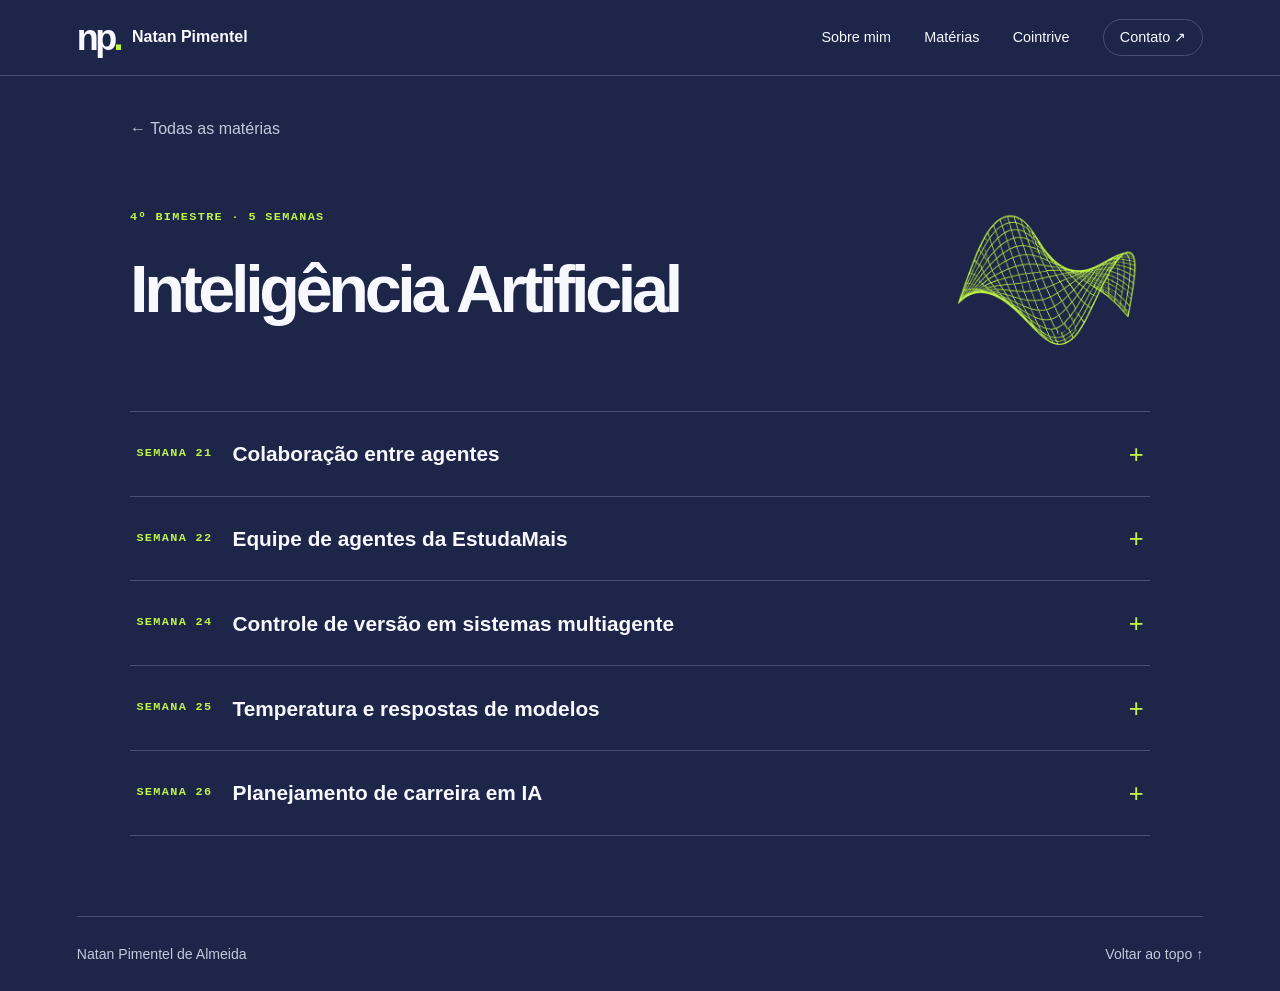
<file: materias/ia.html>
<!doctype html>
<html lang="pt-BR"><head><meta charset="utf-8"><meta name="viewport" content="width=device-width,initial-scale=1"><meta name="theme-color" content="#1e2548"><title>Inteligência Artificial | Natan Pimentel</title><link rel="stylesheet" href="../assets/site.css"></head><body>
<a class="skip" href="#principal">Pular para o conteúdo</a>
<header><nav class="wrap"><a class="brand" href="../index.html"><b>np<span>.</span></b> Natan Pimentel</a><div class="navlinks"><a href="../index.html#sobre">Sobre mim</a><a href="../index.html#materias">Matérias</a><a href="../index.html#cointrive">Cointrive</a><a class="contact" href="../index.html#contato">Contato ↗</a></div></nav></header>
<main id="principal"><div class="wrap chapter"><a class="back" href="../index.html#materias">← Todas as matérias</a><div class="chapterhead"><div><small>4º bimestre · 5 semanas</small><h1>Inteligência Artificial</h1></div><img src="../assets/ia.webp" width="220" height="220" alt=""></div><details><summary><small>Semana 21</small><b>Colaboração entre agentes</b><span aria-hidden="true">+</span></summary><div class="content"><p>Aula 3 · DevAgent e DevPipeline</p><p>1.1 Para cada problema listado, identifique qual limitação do modelo monolítico está presente. Como a colaboração entre múltiplos agentes resolveria o problema?</p><p>Qualidade inconsistente (viés de autoconfirmação). O agente monolítico sofre de falta de isenção crítica, pois avaliar o próprio trabalho impede a detecção de pontos cegos. Um agente revisor/QA independente avalia o código sem o viés de criação, funcionando como um processo de revisão de código.</p><p>Contexto excessivo (sobrecarga de contexto / “Lost in the Middle”). Modelos de IA perdem a atenção e a coerência quando o prompt fica saturado com centenas de páginas de históricos, códigos e logs misturados. Cada agente recebe apenas o fragmento de informação necessário para sua função. O testador recebe o código final e o requisito, sem o histórico de tentativas de escrita do código.</p><p>Impossibilidade de paralelizar (gargalo sequencial). Um único agente possui apenas uma linha de raciocínio ativa por vez, tornando o processo lento e linear. Agentes distintos podem rodar em execuções paralelas. Enquanto o agente de testes cria a suíte de testes, o agente de documentação redige o manual técnico.</p><p>Rastreabilidade zero (caixa-preta operacional). As transições de estado ocorrem na memória interna do agente, sem logs claros de onde a lógica falhou. Como cada agente possui entradas e saídas bem definidas, é possível examinar qual agente gerou a saída defeituosa e isolar a etapa.</p><p><strong>1.2 Por que a especialização tende a produzir resultados superiores à generalização em um único agente?</strong><br>Engenharia de prompt direcionada permite instruções específicas. Um agente especializado em deploy recebe instruções focadas em segurança e infraestrutura. Também é possível usar modelos diferentes: um modelo robusto para código e outro mais rápido e econômico para documentação. Reduzir o escopo diminui a carga cognitiva e a alternância entre personas e regras de negócio conflitantes.</p><p><strong>2.1 Qual é a ordem de atuação dos agentes?</strong><br>O analista de requisitos refina o pedido do usuário em especificações técnicas. O desenvolvedor transforma as especificações em código-fonte. O revisor e testador (QA) valida o código, procura bugs e cria testes. O agente de DevOps publica a aplicação em produção se ela for aprovada.</p><p><strong>2.2 Como acontece a comunicação entre agentes?</strong><br>O analista recebe a descrição bruta do cliente, produz histórias de usuário e critérios de aceitação e os entrega ao desenvolvedor. O desenvolvedor recebe a especificação, produz o código-fonte e o entrega ao revisor. O QA recebe o código e os critérios originais, produz scripts de teste, relatório de bugs e veredito de aprovação ou reprovação, e entrega os resultados aos agentes de documentação e DevOps. DevOps recebe o código aprovado e os logs dos testes, produz scripts de infraestrutura (Docker, CI/CD) e entrega o link do ambiente de produção ao usuário final.</p><p><strong>2.3 Quais etapas poderiam acontecer em paralelo e por quê?</strong><br>A criação de testes automatizados e a geração de documentação técnica. Assim que o desenvolvedor entrega uma versão estável, dois agentes podem ler o mesmo código. O QA cria testes funcionais enquanto o agente de documentação estrutura o manual. Nenhum deles depende do resultado do outro para iniciar o trabalho.</p><p><strong>2.4 Como o sistema identifica em qual etapa ocorreu um erro?</strong><br>Por meio de contratos de entrada e saída e logs por agente. Se o desenvolvedor entregar código com erro de sintaxe, o QA rejeita a entrega e registra a falha na transição. Cada agente emite um relatório de execução com um ID único. O status de falha e os registros permitem investigar a etapa específica sem percorrer toda a conversa.</p></div></details>
<details><summary><small>Semana 22</small><b>Equipe de agentes da EstudaMais</b><span aria-hidden="true">+</span></summary><div class="content"><ul class="files"><li><a href="../materiais/ia/semana-22/sisano2c6b4s22a2ap-aluno-1.docx"><span>Montando a equipe de agentes da EstudaMais</span><small>DOCX ↗</small></a></li></ul></div></details>
<details><summary><small>Semana 24</small><b>Controle de versão em sistemas multiagente</b><span aria-hidden="true">+</span></summary><div class="content"><ul class="files"><li><a href="../materiais/ia/semana-24/semana-24-aula-3-2.docx"><span>Comunicação entre agentes com Git</span><small>DOCX ↗</small></a></li></ul></div></details>
<details><summary><small>Semana 25</small><b>Temperatura e respostas de modelos</b><span aria-hidden="true">+</span></summary><div class="content"><ul class="files"><li><a href="../materiais/ia/semana-25/semana-25-aula-2.docx"><span>Comparação de respostas dos modelos</span><small>DOCX ↗</small></a></li></ul></div></details>
<details><summary><small>Semana 26</small><b>Planejamento de carreira em IA</b><span aria-hidden="true">+</span></summary><div class="content"><ul class="files"><li><a href="../materiais/ia/semana-26/semana-26-aula-3.docx"><span>Mapeamento de competências</span><small>DOCX ↗</small></a></li></ul></div></details>
</div></main><footer class="wrap"><span>Natan Pimentel de Almeida</span><a href="#principal">Voltar ao topo ↑</a></footer></body></html>
</file>
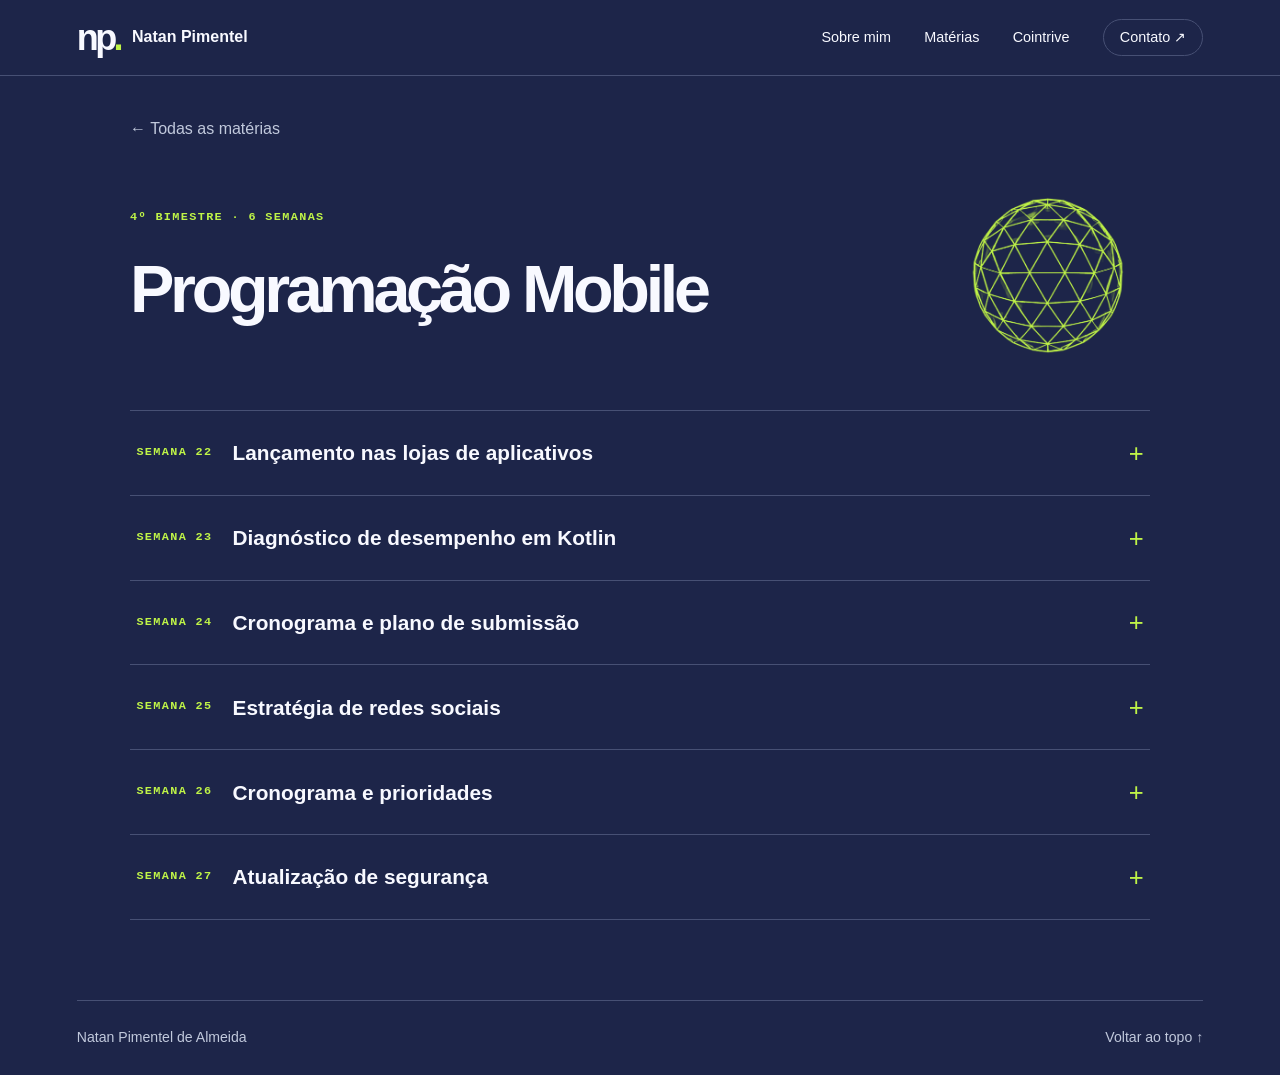
<file: materias/mobile.html>
<!doctype html>
<html lang="pt-BR"><head><meta charset="utf-8"><meta name="viewport" content="width=device-width,initial-scale=1"><meta name="theme-color" content="#1e2548"><title>Programação Mobile | Natan Pimentel</title><link rel="stylesheet" href="../assets/site.css"></head><body>
<a class="skip" href="#principal">Pular para o conteúdo</a>
<header><nav class="wrap"><a class="brand" href="../index.html"><b>np<span>.</span></b> Natan Pimentel</a><div class="navlinks"><a href="../index.html#sobre">Sobre mim</a><a href="../index.html#materias">Matérias</a><a href="../index.html#cointrive">Cointrive</a><a class="contact" href="../index.html#contato">Contato ↗</a></div></nav></header>
<main id="principal"><div class="wrap chapter"><a class="back" href="../index.html#materias">← Todas as matérias</a><div class="chapterhead"><div><small>4º bimestre · 6 semanas</small><h1>Programação Mobile</h1></div><img src="../assets/mobile.webp" width="220" height="220" alt=""></div><details><summary><small>Semana 22</small><b>Lançamento nas lojas de aplicativos</b><span aria-hidden="true">+</span></summary><div class="content"><p>Aula 1 · Lançamento do BeautyScheduler</p><p><strong>1. Falar com o cliente e acalmá-lo</strong><br>Antes de começar as mudanças no aplicativo, é importante atender a ligação e mostrar que a equipe está cuidando do problema e tem um plano.</p><p>“Olá! Já vimos os ajustes que as lojas pediram. Nossa equipe está trabalhando para resolver os problemas o mais rápido possível. Vou focar nas correções agora e, às 6h da manhã, te envio uma atualização para mostrar como está tudo. Pode ser?”</p><p>A resposta demonstra que entendemos a preocupação do cliente e combina um horário para dar notícias, evitando várias ligações enquanto a equipe trabalha.</p><p><strong>2. Organizar e resolver os problemas técnicos</strong><br>A App Store precisa processar uma nova versão do aplicativo. O certificado da Apple deve ser prioridade enquanto a descrição da Google Play é corrigida em paralelo.</p><p><strong>Ação 1 · Certificado da App Store</strong><br>Conferir se o certificado venceu, se há problema no perfil de provisionamento ou se falta a chave privada. Se necessário, cancelar o certificado antigo, criar um novo e gerar e baixar um novo perfil. Limpar os arquivos temporários do Xcode, configurar o perfil, gerar o arquivo .ipa e reenviar pelo Xcode ou Transporter. Pedir análise mais rápida explicando que o lançamento está marcado para as 9h e terá jornalistas. A decisão sobre a urgência cabe à Apple.</p><p><strong>Ação 2 · Descrição na Google Play</strong><br>Identificar as palavras ou frases que causaram a rejeição, como promessas médicas, informações falsas, uso indevido de marcas ou palavras repetidas. Reescrever a descrição explicando como o aplicativo agenda horários em salões ou clínicas. Atualizar o texto na Google Play Console e submetê-lo à análise. A correção do texto dispensa uma nova versão do código, mas a aprovação depende da loja.</p><p><strong>3. Cronograma das próximas seis horas</strong><br>Nas primeiras duas horas, resolver o certificado, gerar e enviar a nova versão para a Apple e, em paralelo, corrigir e reenviar o texto para o Google. Entre a segunda e a quarta hora, pedir análise mais rápida à Apple e acompanhar as duas lojas. Às 6h, atualizar o cliente. Entre 8h e 9h, verificar se os aplicativos foram aprovados e preparar o lançamento.</p><p><strong>4. Como controlar o estresse da equipe</strong><br>Manter o foco na solução e analisar as causas depois. Dividir as tarefas entre quem cuida da Apple e quem corrige a descrição na Google Play. Respirar fundo, conferir cada etapa e seguir a lista com atenção. A organização aumenta as chances de resolver os problemas antes das 9h, embora a disponibilidade final dependa das lojas.</p></div></details>
<details><summary><small>Semana 23</small><b>Diagnóstico de desempenho em Kotlin</b><span aria-hidden="true">+</span></summary><div class="content"><p><strong>1. Uma lista grande está comprometendo a performance. Como responder ao colega?</strong><br>Acho que o app está tentando carregar tudo de uma vez e o celular não está aguentando. Minha sugestão é fazer o app carregar os dados aos poucos, tipo de 20 em 20 itens, conforme a pessoa rola a tela para baixo. No Kotlin dá para usar LazyColumn ou RecyclerView para exibir a lista. Depois me passa o código que a gente arruma isso junto!</p><p><strong>2. E-mail ao gestor · Problema de lentidão no app: motivo e solução</strong><br>Olá, tudo bem? Analisei o motivo de o nosso aplicativo estar travando. O aplicativo baixa uma lista gigante de dados de uma vez só da internet. Depois, toda vez que precisa achar um item, ele lê essa lista inteira do começo ao fim. Isso gasta memória e faz a tela travar.</p><p>Como vamos resolver? Primeiro, puxar os dados em pedaços pequenos conforme o usuário rola a tela. Segundo, usar uma estrutura Map como índice para encontrar o dado direto. Terceiro, guardar resultados em cache, como cálculos de frete, para evitar refazer o trabalho. Acho que os pontos 1 e 2 já devem melhorar a velocidade. O que acha? — Sr. Souza</p><p><strong>3. Mesmo após as otimizações, alguns usuários relatam lentidão. Como abordar a questão na reunião?</strong><br>Pessoal, as primeiras melhorias ajudaram, mas precisamos testar de outro jeito. A gente testa com internet boa e celular moderno, mas o usuário final pode estar na rua com sinal fraco ou em um aparelho mais antigo. Devíamos olhar o Firebase para ver onde a tela está travando de verdade para esses usuários. O que vocês acham?</p><p><strong>4. Relatório interno · Melhoria de velocidade no aplicativo</strong><br>O aplicativo demorava para responder e travava quando o usuário abria a lista de produtos. O diagnóstico apontou varreduras repetidas de listas grandes, repetição de cálculos demorados e carregamento de funções pesadas já na abertura.</p><p>Trocamos a busca linear por Map para localizar o item diretamente, guardamos o resultado de cálculos repetidos em cache e adiamos a inicialização das funções pesadas até o primeiro uso.</p><p><strong>Resultado do código · TurboPerformance mobile em Kotlin</strong><br>5.000 buscas percorrendo a lista: 76 ms.<br>5.000 buscas usando Map: 1 ms.<br>Produtos encontrados na busca otimizada: ID 10, Produto 10, preço 99.0; ID 25000, Produto 25000, preço 247500.0; ID 49999, Produto 49999, preço 494990.10000000003; ID 1, Produto 1, preço 9.9; ID 37123, Produto 37123, preço 367517.7.<br>20 chamadas sem cache: 102 ms. Com cache: 5 ms.<br>Antes de usar “configuracaoPesada”, ela ainda não estava inicializada. O primeiro uso dispara a inicialização e o segundo reutiliza a configuração.</p></div></details>
<details><summary><small>Semana 24</small><b>Cronograma e plano de submissão</b><span aria-hidden="true">+</span></summary><div class="content"><ul class="files"><li><a href="../materiais/mobile/semana-24/aula-1-semana-24-mobile-1.docx"><span>Cronograma e plano de submissão</span><small>DOCX ↗</small></a></li></ul></div></details>
<details><summary><small>Semana 25</small><b>Estratégia de redes sociais</b><span aria-hidden="true">+</span></summary><div class="content"><p>Aula 3 · Estratégia de redes sociais</p><p><strong>Como vocês identificariam os principais problemas na estratégia atual de redes sociais?</strong><br>Faríamos uma auditoria das métricas de desempenho, avaliando quedas em curtidas, comentários, salvamentos, compartilhamentos, alcance e taxa de cliques (CTR). Analisaríamos enquetes e comentários dos usuários, mudanças nos algoritmos das redes e novas abordagens dos concorrentes que possam ter deslocado a atenção do público.</p><p><strong>Que mudanças implementariam no calendário de conteúdos para reengajar os usuários?</strong><br>Diversificaríamos os formatos, aumentando os vídeos curtos e reels com dicas financeiras práticas e histórias. Ajustaríamos os horários conforme os picos de atividade dos seguidores e incluiríamos quadros interativos, enquetes e caixas de perguntas nos stories para estimular a participação e resgatar o interesse pelo aplicativo.</p><p><strong>Quais métodos empregariam para medir o impacto das mudanças?</strong><br>Compararíamos o desempenho antes e depois com as ferramentas nativas das redes e plataformas de gestão. Acompanharíamos alcance, engajamento por postagem, menções à marca e feedback qualitativo em novas pesquisas e enquetes.</p><p><strong>Como promoveriam a comunicação interna para alinhar a equipe?</strong><br>Apresentaríamos o diagnóstico e o novo calendário em uma reunião rápida ou pelo Slack. Disponibilizaríamos um documento centralizado com objetivos, cronograma de postagens e papéis de cada membro, facilitando a cooperação entre os setores.</p></div></details>
<details><summary><small>Semana 26</small><b>Cronograma e prioridades</b><span aria-hidden="true">+</span></summary><div class="content"><p>Aula 1 · Planejamento de lançamento</p><p><strong>Resposta pelo Slack · Como estruturar o cronograma e evitar problemas?</strong><br>Organizaríamos o cronograma em etapas, começando pelo planejamento, seguido pelo desenvolvimento das funcionalidades, testes internos, testes com usuários, pré-lançamento e lançamento oficial. Utilizaríamos uma ferramenta para acompanhar as tarefas e seus prazos, mantendo a comunicação entre as equipes. Também reservaríamos um tempo para corrigir possíveis erros antes do lançamento.</p><p><strong>Qual ferramenta recomendariam para uma equipe sem experiência com planejamento?</strong><br>Recomendamos o Trello, pois é uma ferramenta simples e fácil de utilizar. Com ele, podemos organizar as tarefas em quadros, separar as atividades por etapas e acompanhar o progresso de cada integrante, facilitando o cumprimento dos prazos.</p><p><strong>Como comunicar ao CEO que o prazo de dois meses é irreal?</strong><br>Explicaríamos os motivos do possível atraso e apresentaríamos as etapas que ainda precisam ser concluídas. Também sugeriríamos um novo prazo realista, mostrando que o objetivo é entregar um aplicativo funcional e de qualidade.</p><p><strong>Se houvesse risco de atraso, quais partes do desenvolvimento priorizariam?</strong><br>As funcionalidades essenciais, como cadastro e login, agendamento de consultas, visualização de horários disponíveis e cancelamento de consultas. Deixaríamos funcionalidades secundárias para atualizações futuras.</p></div></details>
<details><summary><small>Semana 27</small><b>Atualização de segurança</b><span aria-hidden="true">+</span></summary><div class="content"><p>Aula 3 · Atualização de segurança</p><p><strong>Qual é o impacto dessa falha e quais riscos ela pode trazer?</strong><br>A falha permite que usuários acessem contas de outras pessoas. Isso pode causar vazamento de informações pessoais, roubo de dados, alterações indevidas e perda de confiança no aplicativo.</p><p><strong>Como deve ser estruturado um patch para resolver esse problema sem impactar outras partes?</strong><br>O patch deve corrigir o sistema de login, revisando o código responsável pela autenticação e identificação dos usuários. Depois da correção, devem ser realizados testes de segurança e funcionamento para garantir que o problema foi resolvido sem prejudicar outras funcionalidades.</p><p><strong>Como comunicar essa atualização de segurança aos usuários?</strong><br>A empresa deve enviar notificações pelo aplicativo ou e-mail, informando sobre a atualização e explicando a necessidade de atualizar o aplicativo sem divulgar detalhes técnicos da vulnerabilidade.</p><p><strong>Quais medidas preventivas podem evitar vulnerabilidades como essa no futuro?</strong><br>Realizar testes de segurança regularmente, manter bibliotecas atualizadas, revisar o código, utilizar sistemas de autenticação seguros e monitorar os acessos ao aplicativo. Também é importante capacitar os desenvolvedores sobre boas práticas de segurança.</p></div></details>
</div></main><footer class="wrap"><span>Natan Pimentel de Almeida</span><a href="#principal">Voltar ao topo ↑</a></footer></body></html>
</file>
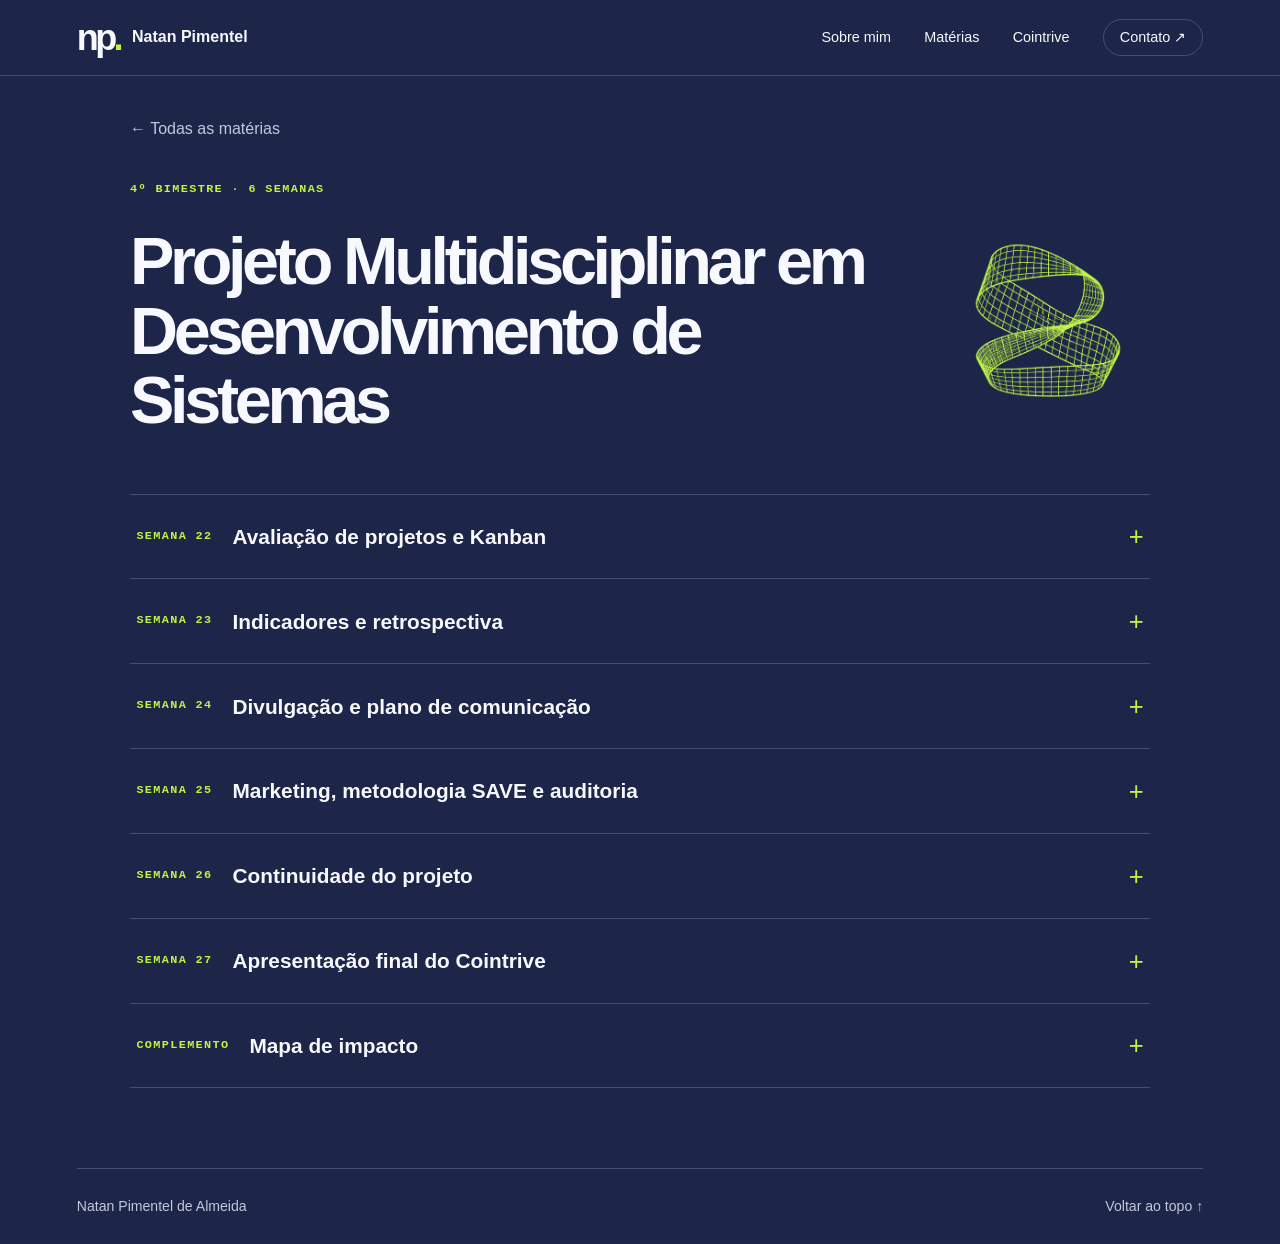
<file: materias/projeto.html>
<!doctype html>
<html lang="pt-BR"><head><meta charset="utf-8"><meta name="viewport" content="width=device-width,initial-scale=1"><meta name="theme-color" content="#1e2548"><title>Projeto Multidisciplinar em Desenvolvimento de Sistemas | Natan Pimentel</title><link rel="stylesheet" href="../assets/site.css"></head><body>
<a class="skip" href="#principal">Pular para o conteúdo</a>
<header><nav class="wrap"><a class="brand" href="../index.html"><b>np<span>.</span></b> Natan Pimentel</a><div class="navlinks"><a href="../index.html#sobre">Sobre mim</a><a href="../index.html#materias">Matérias</a><a href="../index.html#cointrive">Cointrive</a><a class="contact" href="../index.html#contato">Contato ↗</a></div></nav></header>
<main id="principal"><div class="wrap chapter"><a class="back" href="../index.html#materias">← Todas as matérias</a><div class="chapterhead"><div><small>4º bimestre · 6 semanas</small><h1>Projeto Multidisciplinar em Desenvolvimento de Sistemas</h1></div><img src="../assets/projeto.webp" width="220" height="220" alt=""></div><details><summary><small>Semana 22</small><b>Avaliação de projetos e Kanban</b><span aria-hidden="true">+</span></summary><div class="content"><ul class="files"><li><a href="../materiais/projeto/semana-22/semana-22-aula-1-2-e-3.docx"><span>Semana 22 - aula 1, 2 e 3</span><small>DOCX ↗</small></a></li><li><a href="../materiais/projeto/semana-22/quadro-kanban-semana-22.pdf"><span>Quadro kanban semana 22</span><small>PDF ↗</small></a></li></ul></div></details>
<details><summary><small>Semana 23</small><b>Indicadores e retrospectiva</b><span aria-hidden="true">+</span></summary><div class="content"><ul class="files"><li><a href="../materiais/projeto/semana-23/semana-23-aula3-material-de-apoio.xlsx"><span>Semana-23-aula3-material-de-apoio</span><small>XLSX ↗</small></a></li><li><a href="../materiais/projeto/semana-23/quadro-kanban-semana-23.pdf"><span>Quadro kanban semana 23</span><small>PDF ↗</small></a></li><li><a href="../materiais/projeto/semana-23/semana-23-aula1-2-e-3.pdf"><span>Semana-23-aula1, 2 e 3</span><small>PDF ↗</small></a></li></ul></div></details>
<details><summary><small>Semana 24</small><b>Divulgação e plano de comunicação</b><span aria-hidden="true">+</span></summary><div class="content"><ul class="files"><li><a href="../materiais/projeto/semana-24/quadro-kanban-semana-24-1.pdf"><span>Quadro kanban semana 24</span><small>PDF ↗</small></a></li><li><a href="../materiais/projeto/semana-24/semana-24-aula-2-1.docx"><span>Semana 24 - aula 2</span><small>DOCX ↗</small></a></li><li><a href="../materiais/projeto/semana-24/semana-24-aula-1-1.pdf"><span>Semana 24 - aula 1</span><small>PDF ↗</small></a></li><li><a href="../materiais/projeto/semana-24/semana-24-aula-3-3.docx"><span>Semana 24 - aula 3</span><small>DOCX ↗</small></a></li></ul></div></details>
<details><summary><small>Semana 25</small><b>Marketing, metodologia SAVE e auditoria</b><span aria-hidden="true">+</span></summary><div class="content"><ul class="files"><li><a href="../materiais/projeto/semana-25/seman-25-aula-3-safeway-auditoria.pdf"><span>Auditoria de marketing · safeway</span><small>PDF ↗</small></a></li><li><a href="../materiais/projeto/semana-25/semana-25-aula-1.pdf"><span>Semana 25 - aula 1</span><small>PDF ↗</small></a></li><li><a href="../materiais/projeto/semana-25/semana-25-retrospectiva.xlsx"><span>Semana 25 - retrospectiva</span><small>XLSX ↗</small></a></li><li><a href="../materiais/projeto/semana-25/semana-25-aula-2.pdf"><span>Semana 25 aula 2</span><small>PDF ↗</small></a></li><li><a href="../materiais/projeto/semana-25/semana-25-kanban.pdf"><span>Semana 25 kanban</span><small>PDF ↗</small></a></li></ul></div></details>
<details><summary><small>Semana 26</small><b>Continuidade do projeto</b><span aria-hidden="true">+</span></summary><div class="content"><ul class="files"><li><a href="../materiais/projeto/semana-26/semana-26-aula-3-1.pdf"><span>Semana 26 aula 3</span><small>PDF ↗</small></a></li><li><a href="../materiais/projeto/semana-26/semana-26-aula1-1.docx"><span>Semana-26-aula1</span><small>DOCX ↗</small></a></li></ul></div></details>
<details><summary><small>Semana 27</small><b>Apresentação final do Cointrive</b><span aria-hidden="true">+</span></summary><div class="content"><ul class="files"><li><a href="../materiais/projeto/semana-27/semana-27-1.pdf"><span>Semana 27</span><small>PDF ↗</small></a></li></ul></div></details>
<details><summary><small>Complemento</small><b>Mapa de impacto</b><span aria-hidden="true">+</span></summary><div class="content"><ul class="files"><li><a href="../materiais/projeto/complementos/mapa-de-impacto-1.pdf"><span>Mapa de impacto</span><small>PDF ↗</small></a></li></ul></div></details>
</div></main><footer class="wrap"><span>Natan Pimentel de Almeida</span><a href="#principal">Voltar ao topo ↑</a></footer></body></html>
</file>
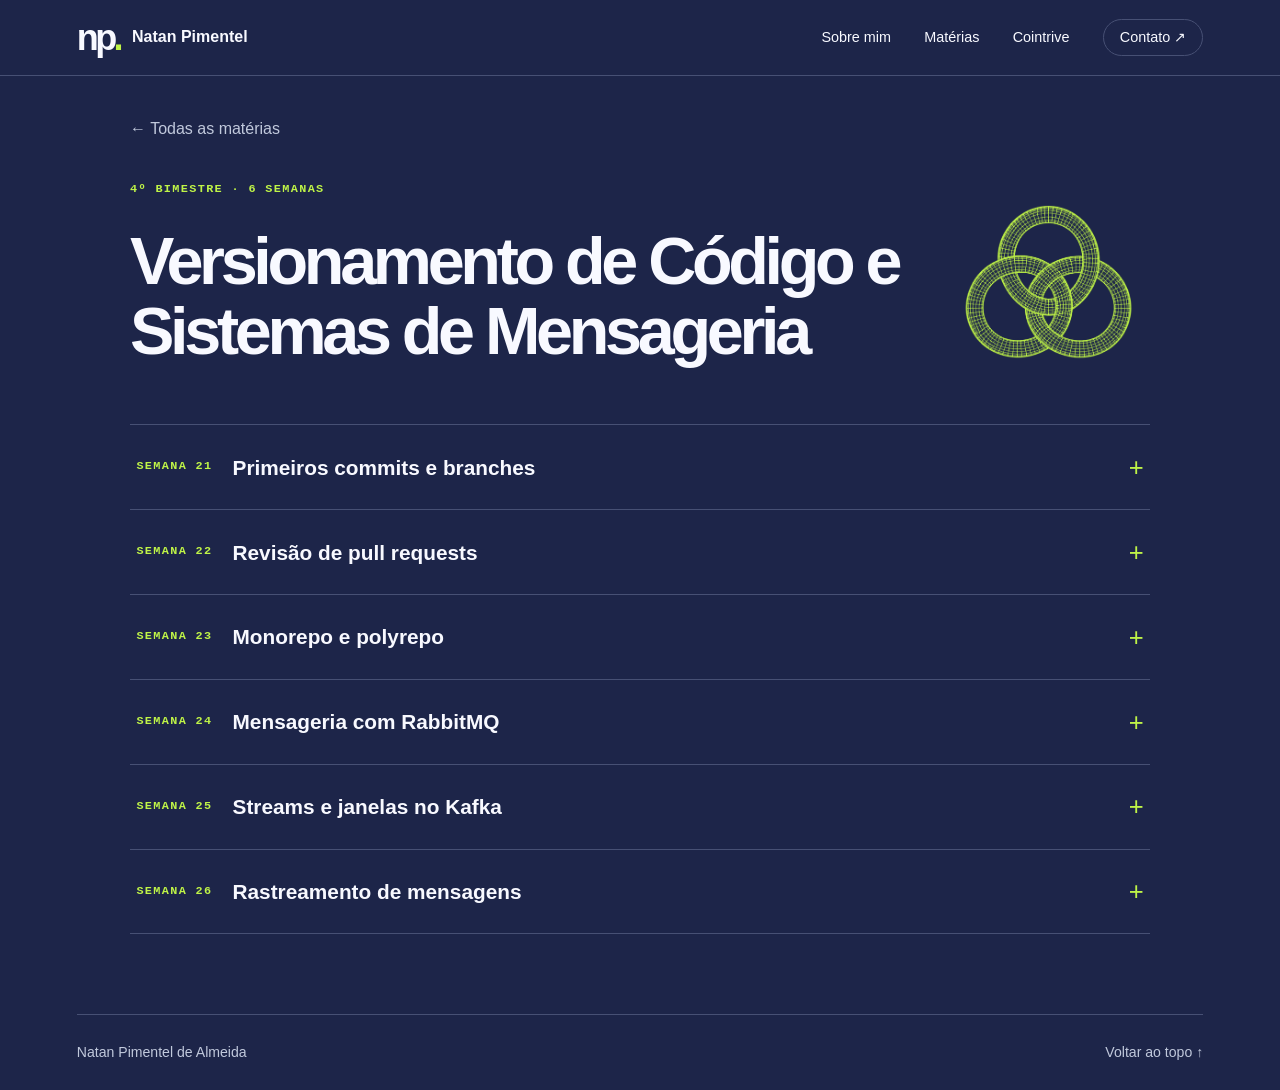
<file: materias/versoes.html>
<!doctype html>
<html lang="pt-BR"><head><meta charset="utf-8"><meta name="viewport" content="width=device-width,initial-scale=1"><meta name="theme-color" content="#1e2548"><title>Versionamento de Código e Sistemas de Mensageria | Natan Pimentel</title><link rel="stylesheet" href="../assets/site.css"></head><body>
<a class="skip" href="#principal">Pular para o conteúdo</a>
<header><nav class="wrap"><a class="brand" href="../index.html"><b>np<span>.</span></b> Natan Pimentel</a><div class="navlinks"><a href="../index.html#sobre">Sobre mim</a><a href="../index.html#materias">Matérias</a><a href="../index.html#cointrive">Cointrive</a><a class="contact" href="../index.html#contato">Contato ↗</a></div></nav></header>
<main id="principal"><div class="wrap chapter"><a class="back" href="../index.html#materias">← Todas as matérias</a><div class="chapterhead"><div><small>4º bimestre · 6 semanas</small><h1>Versionamento de Código e Sistemas de Mensageria</h1></div><img src="../assets/versoes.webp" width="220" height="220" alt=""></div><details><summary><small>Semana 21</small><b>Primeiros commits e branches</b><span aria-hidden="true">+</span></summary><div class="content"><ul class="files"><li><a href="../materiais/versoes/semana-21/image-10.png"><span>Wireframe do portfólio</span><small>PNG ↗</small></a></li><li><a href="../materiais/versoes/semana-21/image-20261123-192519.png"><span>Segunda captura do wireframe</span><small>PNG ↗</small></a></li><li><a href="../materiais/versoes/semana-21/image-20261123-192526.png"><span>Branch de desenvolvimento</span><small>PNG ↗</small></a></li><li><a href="../materiais/versoes/semana-21/image-20261123-192537.png"><span>Histórico de commits</span><small>PNG ↗</small></a></li><li><a href="../materiais/versoes/semana-21/image-20261123-192542.png"><span>Primeiro commit no terminal</span><small>PNG ↗</small></a></li><li><a href="../materiais/versoes/semana-21/image-20261123-192549.png"><span>Mensagem de merge</span><small>PNG ↗</small></a></li><li><a href="../materiais/versoes/semana-21/image-9.png"><span>Repositório inicial</span><small>PNG ↗</small></a></li></ul></div></details>
<details><summary><small>Semana 22</small><b>Revisão de pull requests</b><span aria-hidden="true">+</span></summary><div class="content"><ul class="files"><li><a href="../materiais/versoes/semana-22/semana-22-atividade-de-fixacao-1.docx"><span>Revisão de pull requests</span><small>DOCX ↗</small></a></li></ul></div></details>
<details><summary><small>Semana 23</small><b>Monorepo e polyrepo</b><span aria-hidden="true">+</span></summary><div class="content"><ul class="files"><li><a href="../materiais/versoes/semana-23/semana-23-atividade-de-fixacao-1.docx"><span>Monorepo e polyrepo</span><small>DOCX ↗</small></a></li></ul></div></details>
<details><summary><small>Semana 24</small><b>Mensageria com RabbitMQ</b><span aria-hidden="true">+</span></summary><div class="content"><ul class="files"><li><a href="../materiais/versoes/semana-24/semana-24-versionamento.docx"><span>Mensageria com RabbitMQ</span><small>DOCX ↗</small></a></li></ul></div></details>
<details><summary><small>Semana 25</small><b>Streams e janelas no Kafka</b><span aria-hidden="true">+</span></summary><div class="content"><ul class="files"><li><a href="../materiais/versoes/semana-25/semana-25-versionamento.docx"><span>Streams e janelas no Kafka</span><small>DOCX ↗</small></a></li></ul></div></details>
<details><summary><small>Semana 26</small><b>Rastreamento de mensagens</b><span aria-hidden="true">+</span></summary><div class="content"><ul class="files"><li><a href="../materiais/versoes/semana-26/semana-26-versionamento.docx"><span>Rastreamento de mensagens</span><small>DOCX ↗</small></a></li></ul></div></details>
</div></main><footer class="wrap"><span>Natan Pimentel de Almeida</span><a href="#principal">Voltar ao topo ↑</a></footer></body></html>
</file>
<file: assets/site.css>
:root {
  color-scheme: dark;
  --navy: #1d2549;
  --ink: #f8f9ff;
  --muted: #c1c9dc;
  --line: #475074;
  --lime: #bff447;
}
* { box-sizing: border-box; }
html { scroll-behavior: smooth; }
body { margin: 0; background: var(--navy); color: var(--ink); font: 1rem/1.65 "Inter", "Segoe UI", Arial, sans-serif; }
a { color: inherit; text-decoration: none; transition: color .2s, background .2s, transform .2s, border-color .2s; }
a:focus-visible, summary:focus-visible { outline: 3px solid var(--lime); outline-offset: 4px; }
img { display: block; max-width: 100%; }
.wrap { width: min(1190px, 88%); margin-inline: auto; }
header { border-bottom: 1px solid var(--line); }
nav, .navlinks, .brand, .author, .eyebrow, .button, footer { display: flex; align-items: center; }
nav { justify-content: space-between; min-height: 75px; gap: 1rem; }
.navlinks { gap: clamp(1rem, 2.6vw, 2.7rem); font-size: .9rem; }
.navlinks a:hover, footer a:hover, .back:hover { color: var(--lime); }
.brand { gap: .75rem; font-weight: 650; }
.brand b { font-size: 2.25rem; letter-spacing: -.1em; line-height: 1; }
.brand span, h2 span { color: var(--lime); }
.contact { border: 1px solid var(--line); padding: .35rem 1rem; border-radius: 2rem; }
.skip { position: absolute; z-index: 2; background: var(--lime); color: var(--navy); padding: 1rem; transform: translateY(-130%); }
.skip:focus { transform: none; }
.hero { position: relative; isolation: isolate; overflow: hidden; min-height: clamp(460px, 41vw, 595px); display: flex; align-items: center; }
.orbit { position: absolute; z-index: -1; inset: 0 auto 0 0; width: 38%; background: url(orbita.webp) left center / auto 110% no-repeat; }
.hero-inner { margin-left: 42%; padding: 3.5rem 3% 4rem 0; }
.eyebrow, small { font: 600 .74rem/1.5 ui-monospace, Consolas, monospace; text-transform: uppercase; letter-spacing: .115em; }
.eyebrow { gap: .7rem; color: var(--muted); }
.eyebrow i { display: block; width: 1.8rem; height: 2px; background: var(--lime); }
.hero h1 { color: var(--lime); margin: .3em 0 .25em; font-size: clamp(5rem, 10.4vw, 10rem); line-height: .96; font-weight: 650; letter-spacing: -.08em; }
.hero h1 span { color: var(--ink); }
.author { gap: 1rem; margin: 1.8rem 0; }
.author img { border-radius: 50%; border: 2px solid var(--lime); padding: 3px; }
.author strong { display: block; font-size: clamp(1.05rem, 2vw, 1.65rem); font-weight: 550; letter-spacing: -.035em; }
.author small { color: var(--muted); text-transform: none; letter-spacing: .02em; }
.button { display: inline-flex; gap: 2rem; padding: .85rem 1.35rem; background: var(--lime); color: var(--navy); font-weight: 650; }
.button:hover, .button:focus-visible { transform: translateY(-3px); background: #d5ff7b; }
.button span, .arrow { transition: transform .23s; }
.button:hover span { transform: translateY(3px); }
section[id] { scroll-margin-top: 1rem; }
.about, .block, .project { padding-block: clamp(3.25rem, 5.4vw, 5.25rem); border-top: 1px solid var(--line); }
.about, .projectgrid { display: grid; grid-template-columns: 1fr 1.35fr; gap: 7%; }
section small, .chapter small { color: var(--lime); }
h2 { font-weight: 600; font-size: clamp(2.6rem, 5.3vw, 5rem); letter-spacing: -.065em; line-height: 1.05; margin: .65rem 0 1.2rem; }
h3 { font-weight: 550; letter-spacing: -.03em; line-height: 1.2; }
p { margin: 0 0 1em; color: var(--muted); }
.about p:first-child { color: var(--ink); }
.cards { display: grid; grid-template-columns: repeat(3, minmax(0,1fr)); gap: 1.7rem; margin-top: 2rem; }
.card { min-width: 0; display: grid; grid-template-columns: 1fr auto; align-items: end; gap: .4rem; padding: .5rem .6rem 1.2rem; border-block: 1px solid var(--line); }
.card img { grid-column: span 2; margin: auto; width: min(76%,210px); height: auto; transition: transform .36s; }
.card h3 { margin: .2em 0 0; font-size: clamp(1.2rem,2.4vw,1.8rem); }
.card small { color: var(--muted); }
.arrow { color: var(--lime); font-size: 1.65rem; }
.card:hover, .card:focus-visible { border-color: var(--lime); }
.card:hover img, .card:focus-visible img { transform: rotate(-5deg) scale(1.06); }
.card:hover .arrow { transform: translate(3px,-3px); }
.project { background: #182140; }
.project h3 { font-size: 1.6rem; margin: .25em 0 1rem; }
.projectgrid { align-items: center; margin: 2rem 0; }
figure { margin: 0; min-width: 0; }
figure img { width: 100%; }
figcaption { font-size: .9rem; color: var(--muted); margin-top: .5rem; }
.gallery { display: grid; grid-template-columns: repeat(2,minmax(0,1fr)); gap: 1.5rem; padding: 1.3rem .3rem; }
.social a, .files a { display: flex; justify-content: space-between; align-items: center; gap: 1rem; padding: 1rem .4rem; border-bottom: 1px solid var(--line); }
.social a { font-size: 1.35rem; }
.social span { color: var(--lime); }
.social a:hover, .files a:hover { color: var(--lime); background: #242e55; }
footer { padding-block: 1.6rem; border-top: 1px solid var(--line); justify-content: space-between; color: var(--muted); font-size: .88rem; gap: 1rem; }
.chapter { padding-block: 2.5rem 5rem; max-width: 1020px; }
.back { color: var(--muted); }
.chapterhead { display: flex; align-items: center; justify-content: space-between; gap: 2rem; padding: 2rem 0; }
.chapterhead h1 { font-size: clamp(2.3rem,5.2vw,4.6rem); font-weight: 600; line-height: 1.04; letter-spacing: -.065em; margin: .4em 0; overflow-wrap: anywhere; }
.chapterhead img { width: 20%; height: auto; }
details { border-bottom: 1px solid var(--line); }
details:first-of-type { border-top: 1px solid var(--line); }
summary { cursor: pointer; display: flex; align-items: center; gap: 1.25rem; padding: 1.3rem .4rem; list-style: none; transition: background .2s; }
summary::-webkit-details-marker { display: none; }
summary b { font-size: clamp(1rem,2vw,1.3rem); font-weight: 550; line-height: 1.3; }
summary small { flex-shrink: 0; }
summary span { color: var(--lime); font-size: 1.6rem; margin-left: auto; transition: transform .2s; }
details[open] > summary span { transform: rotate(45deg); }
summary:hover { background: #273155; }
.content { max-width: 82ch; padding: .6rem .5rem 1.6rem; overflow-wrap: anywhere; }
.content strong { color: var(--ink); }
.files { list-style: none; padding: 0; margin: .3rem 0; }
.files a { border: 1px solid var(--line); margin: .4rem 0; padding-inline: .8rem; }
@media (max-width: 800px) {
  .cards { grid-template-columns: repeat(2,minmax(0,1fr)); }
  .hero-inner { margin-left: 36%; }
  .orbit { width: 34%; background-position: right center; }
  .about, .projectgrid { gap: 1.5rem; grid-template-columns: 1fr 1.4fr; }
}
@media (max-width: 600px) {
  .wrap { width: 89%; }
  nav { padding-block: .7rem; flex-wrap: wrap; gap: .4rem; }
  .navlinks { width: 100%; justify-content: space-between; gap: .3rem; }
  .navlinks a { padding-block: .45rem; }
  .brand b { font-size: 1.7rem; }
  .contact { padding-inline: .75rem; }
  .hero { min-height: 490px; align-items: end; }
  .orbit { width: 100%; height: 160px; background-position: left 60%; background-size: auto 290%; mask-image: linear-gradient(#000 70%,transparent); }
  .hero-inner { margin-left: 5.5%; padding: 150px 5% 2.8rem 0; }
  .hero h1 { font-size: clamp(4.25rem,16.4vw,6rem); }
  .author { margin-block: 1.3rem; }
  .author img { width: 54px; height: 54px; }
  .about, .projectgrid { grid-template-columns: 1fr; gap: 1.25rem; }
  .cards { gap: 1rem; }
  .card { padding-inline: .1rem; }
  .card h3 { overflow-wrap: anywhere; }
  .card img { width: 94%; }
  .gallery { grid-template-columns: 1fr; }
  .chapterhead { gap: .75rem; }
  .chapterhead img { width: 17%; }
  summary { flex-wrap: wrap; gap: .5rem; }
  summary small { width: 100%; }
  summary b { flex: 1; }
  .project summary small { width: auto; }
}
@media (prefers-reduced-motion: reduce) {
  html { scroll-behavior: auto; }
  *, *::before, *::after { transition: none !important; animation: none !important; }
  .card:hover img, .button:hover { transform: none; }
}
</file>
